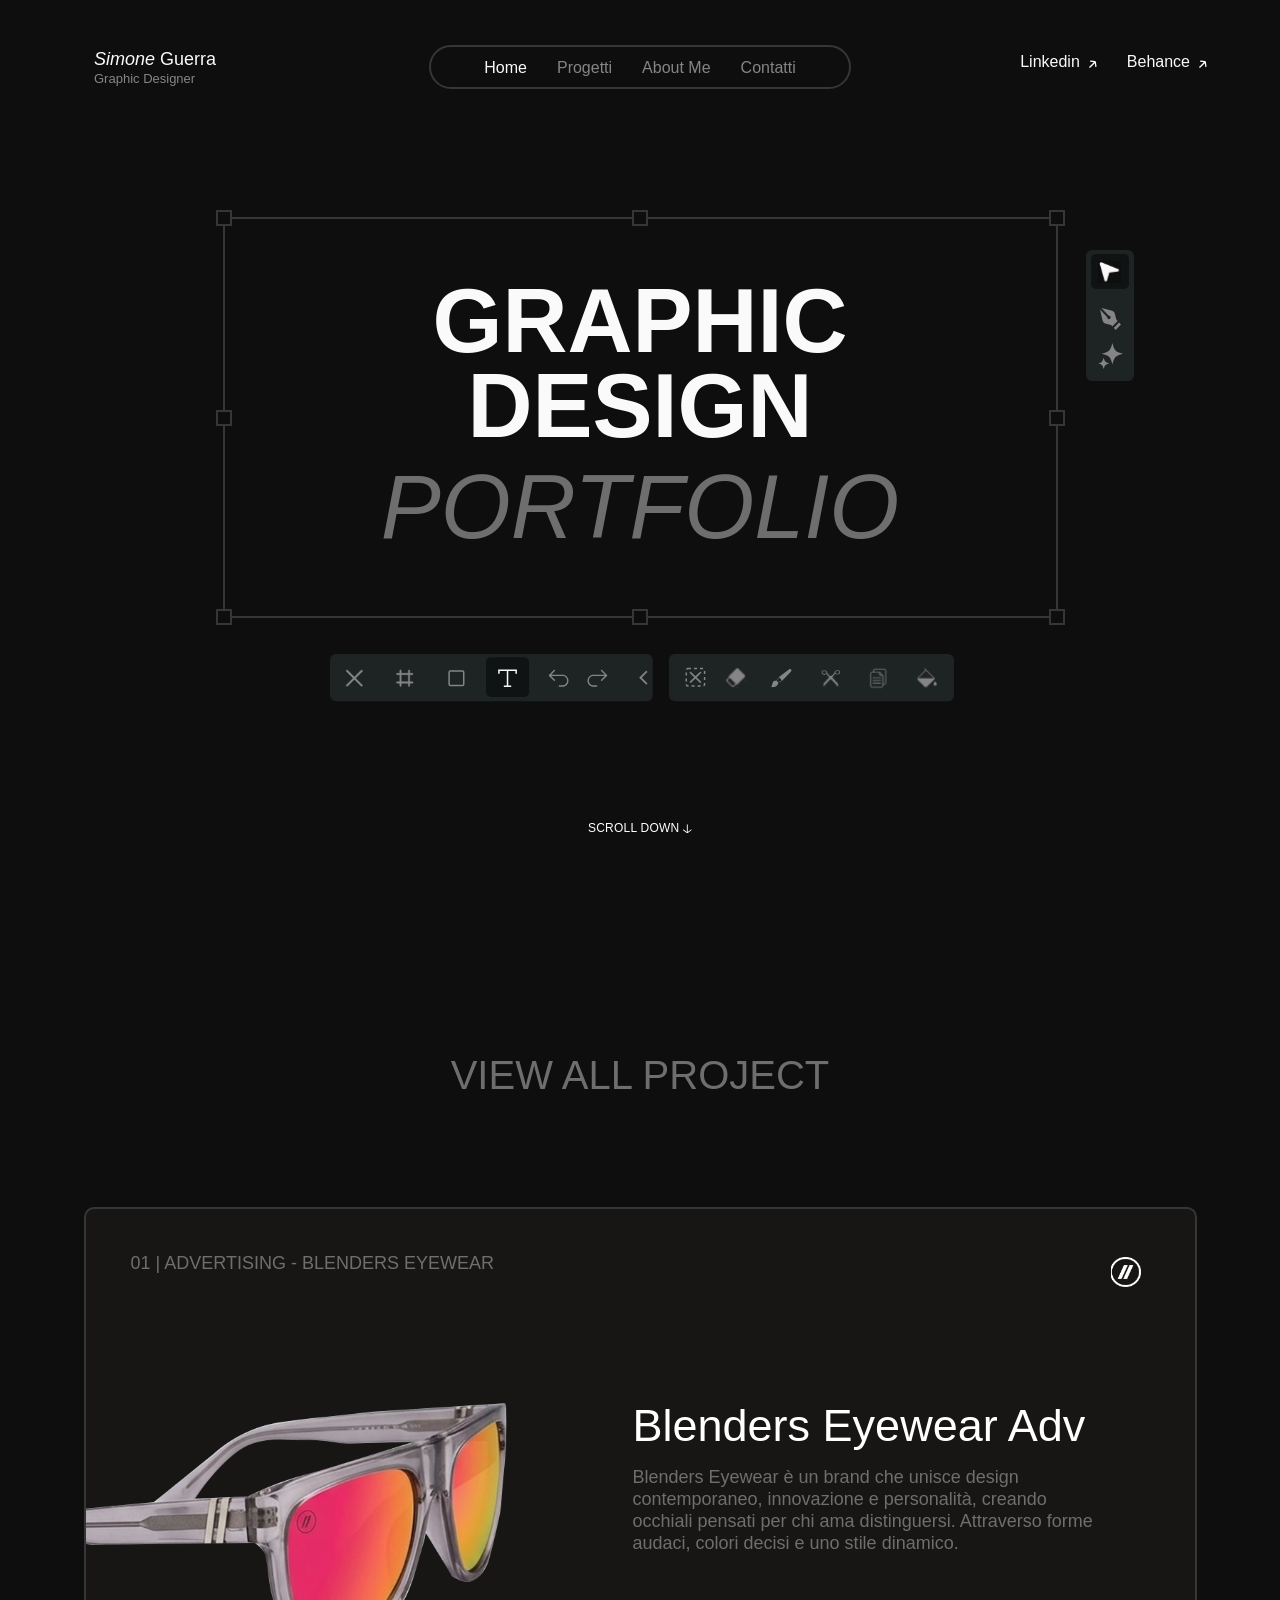
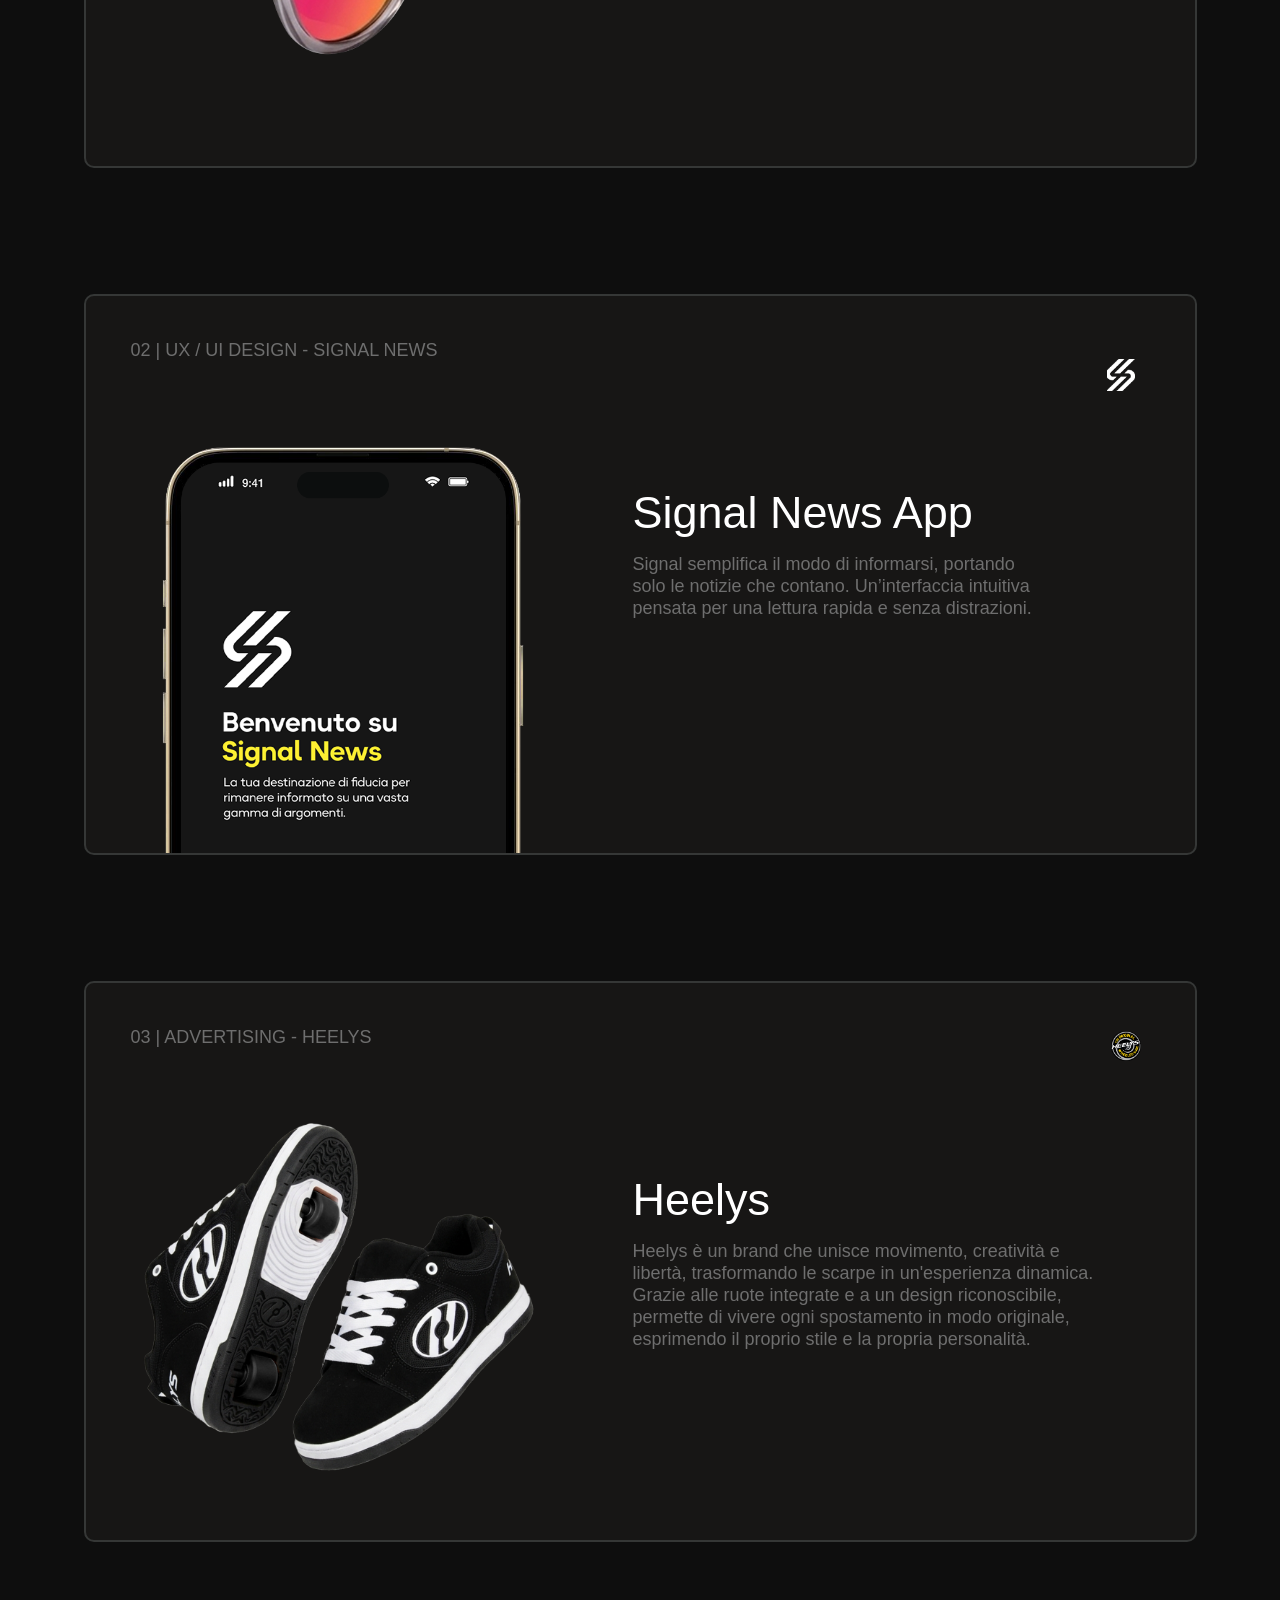
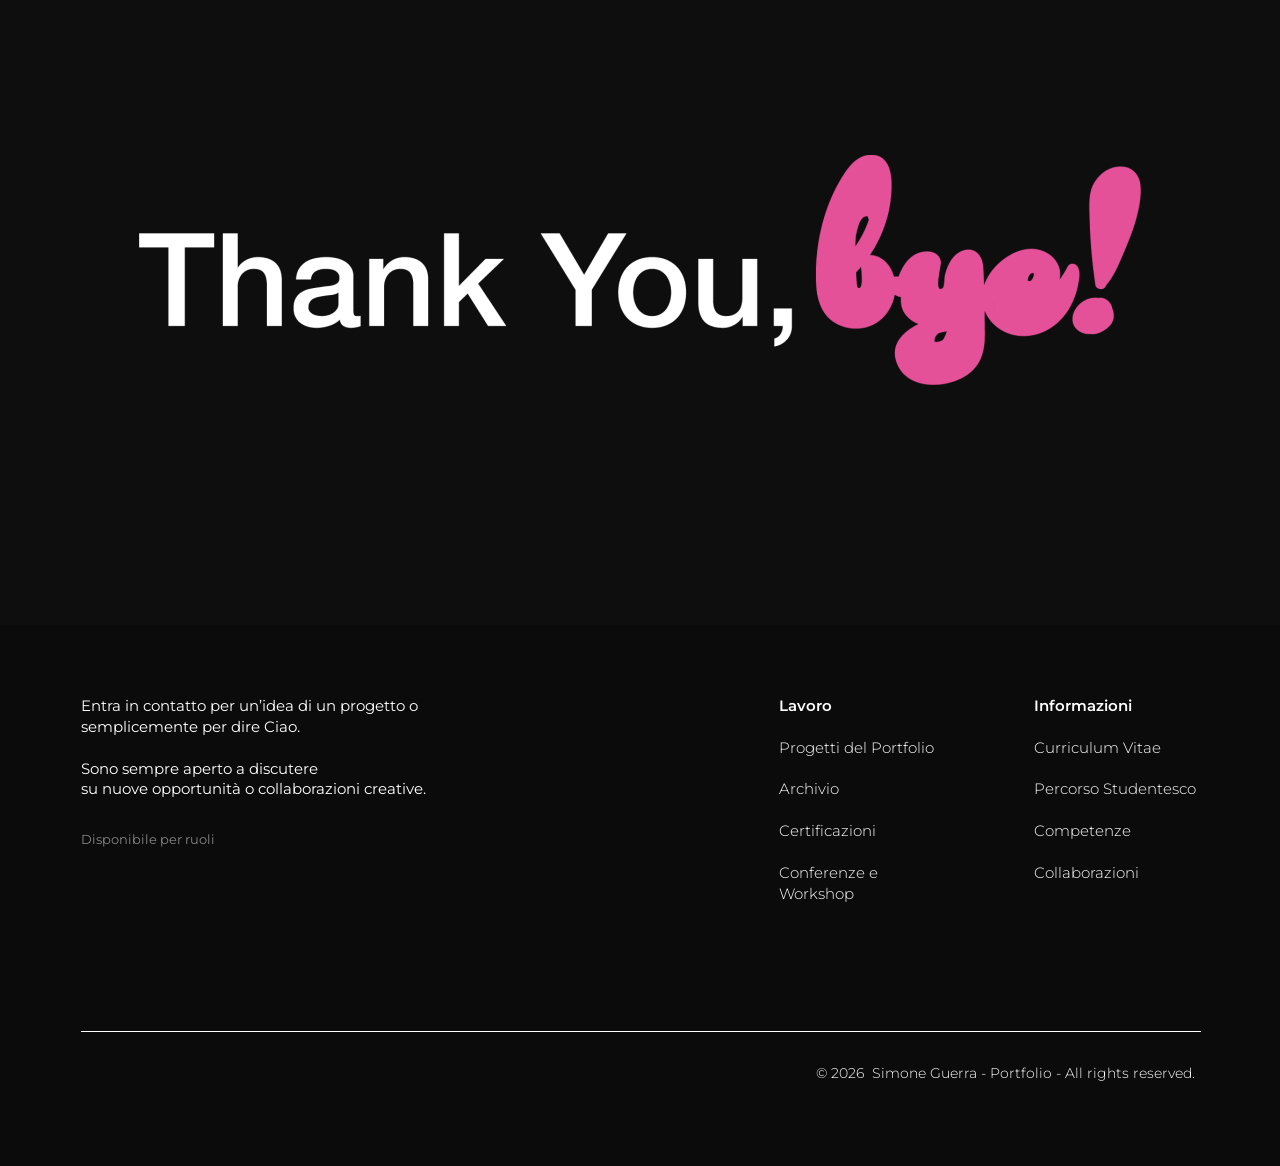
<file: index.html>
<!doctype html>
<html lang="it">
<head>
  <meta charset="utf-8">
  <meta name="viewport" content="width=device-width, initial-scale=1">
  <title>Simone Guerra — Graphic Design Portfolio</title>
  <meta name="description" content="Portfolio di Simone Guerra, Graphic Designer: branding, UX/UI design e visual design.">
  <link rel="preconnect" href="https://fonts.googleapis.com">
  <link rel="preconnect" href="https://fonts.gstatic.com" crossorigin>
  <link href="https://fonts.googleapis.com/css2?family=Montserrat:wght@300;400;600&display=swap" rel="stylesheet">
  <link rel="stylesheet" href="assets/css/style.css">
</head>
<body class="page-home">

  <header class="site-header">
    <a class="brand" href="index.html">
      <em>Simone</em> <strong>Guerra</strong>
      <small>Graphic Designer</small>
    </a>
    <nav class="main-nav" aria-label="Principale">
      <a href="index.html" aria-current="page">Home</a>
      <a href="index.html#progetti">Progetti</a>
      <a href="about.html">About Me</a>
      <a href="contatti.html">Contatti</a>
    </nav>
    <nav class="social-nav" aria-label="Social">
      <a href="#" target="_blank" rel="noopener">Linkedin <img src="assets/img/common/arrow-ne-1.svg" alt=""></a>
      <a href="https://www.behance.net/simoneguerra3" target="_blank" rel="noopener">Behance <img src="assets/img/common/arrow-ne-2.svg" alt=""></a>
    </nav>
  </header>

  <main>
    <section class="hero-home">
      <div class="stage">
        <span class="stage__handle stage__handle--tl"></span>
        <span class="stage__handle stage__handle--tc"></span>
        <span class="stage__handle stage__handle--tr"></span>
        <span class="stage__handle stage__handle--ml"></span>
        <span class="stage__handle stage__handle--mr"></span>
        <span class="stage__handle stage__handle--bl"></span>
        <span class="stage__handle stage__handle--bc"></span>
        <span class="stage__handle stage__handle--br"></span>

        <h1>
          <span class="stage__title">GRAPHIC<br>DESIGN</span>
          <span class="stage__subtitle">PORTFOLIO</span>
        </h1>

        <div class="tool-palette" aria-hidden="true">
          <span class="tool-palette__active"></span>
          <img class="tool-cursor" src="assets/img/home/tool-cursor.svg" alt="">
          <img class="tool-pen" src="assets/img/home/tool-pen.svg" alt="">
          <img class="tool-sparkle" src="assets/img/home/tool-sparkle.svg" alt="">
        </div>
      </div>

      <img class="toolbar" src="assets/img/home/toolbar.svg" alt="" aria-hidden="true">

      <a class="scroll-down" href="#progetti">
        SCROLL DOWN <img src="assets/img/home/arrow-down.svg" alt="">
      </a>
    </section>

    <section id="progetti" class="container">
      <h2 class="projects-title">VIEW ALL PROJECT</h2>

      <div class="projects">
        <a class="project-card project-card--blenders" href="progetto-blenders.html">
          <div class="project-card__media">
            <img src="assets/img/home/glasses-intro.png" alt="Occhiali Blenders Eyewear con lenti specchiate rosa">
          </div>
          <p class="project-card__label">01 | ADVERTISING - BLENDERS EYEWEAR</p>
          <img class="project-card__logo" src="assets/img/common/logo-blenders.png" alt="">
          <div class="project-card__body">
            <h3 class="project-card__title">Blenders Eyewear Adv</h3>
            <p class="project-card__text">Blenders Eyewear è un brand che unisce design contemporaneo, innovazione e personalità, creando occhiali pensati per chi ama distinguersi. Attraverso forme audaci, colori decisi e uno stile dinamico.</p>
          </div>
        </a>

        <a class="project-card project-card--signal" href="progetto-signal.html">
          <p class="project-card__label">02 | UX / UI DESIGN - SIGNAL NEWS</p>
          <img class="project-card__logo project-card__logo--signal" src="assets/img/common/logo-signal-white.png" alt="">
          <div class="project-card__body">
            <h3 class="project-card__title">Signal News App</h3>
            <p class="project-card__text">Signal semplifica il modo di informarsi, portando solo le notizie che contano. Un’interfaccia intuitiva pensata per una lettura rapida e senza distrazioni.</p>
          </div>
          <div class="project-card__media">
            <img src="assets/img/home/mockup-iphone.png" alt="Mockup iPhone con la schermata di benvenuto di Signal News">
          </div>
        </a>

        <a class="project-card project-card--heelys" href="progetto-heelys.html">
          <div class="project-card__media">
            <img src="assets/img/home/heelys-project.png" alt="Due scarpe Heelys nere con ruote">
          </div>
          <p class="project-card__label">03 | ADVERTISING - HEELYS</p>
          <img class="project-card__logo" src="assets/img/common/logo-heelys.png" alt="">
          <div class="project-card__body">
            <h3 class="project-card__title">Heelys</h3>
            <p class="project-card__text">Heelys è un brand che unisce movimento, creatività e libertà, trasformando le scarpe in un'esperienza dinamica. Grazie alle ruote integrate e a un design riconoscibile, permette di vivere ogni spostamento in modo originale, esprimendo il proprio stile e la propria personalità.</p>
          </div>
        </a>
      </div>
    </section>

    <img class="thank-you" src="assets/img/home/thank-you-bye.png" alt="Thank You, bye!">
  </main>

  <footer class="site-footer">
    <div class="footer-top">
      <div class="footer-intro">
        <p>Entra in contatto per un’idea di un progetto o<br>semplicemente per dire Ciao.</p>
        <p>Sono sempre aperto a discutere<br>su nuove opportunità o collaborazioni creative.</p>
        <p class="footer-status">Disponibile per ruoli</p>
      </div>
      <div class="footer-col">
        <h2>Lavoro</h2>
        <ul>
          <li><a href="index.html#progetti">Progetti del Portfolio</a></li>
          <li><a href="#">Archivio</a></li>
          <li><a href="#">Certificazioni</a></li>
          <li><a href="#">Conferenze e<br>Workshop</a></li>
        </ul>
      </div>
      <div class="footer-col">
        <h2>Informazioni</h2>
        <ul>
          <li><a href="#">Curriculum Vitae</a></li>
          <li><a href="#">Percorso Studentesco</a></li>
          <li><a href="about.html">Competenze</a></li>
          <li><a href="contatti.html">Collaborazioni</a></li>
        </ul>
      </div>
    </div>
    <p class="footer-bottom">© 2026&nbsp; Simone Guerra - Portfolio - All rights reserved.</p>
  </footer>

</body>
</html>
</file>
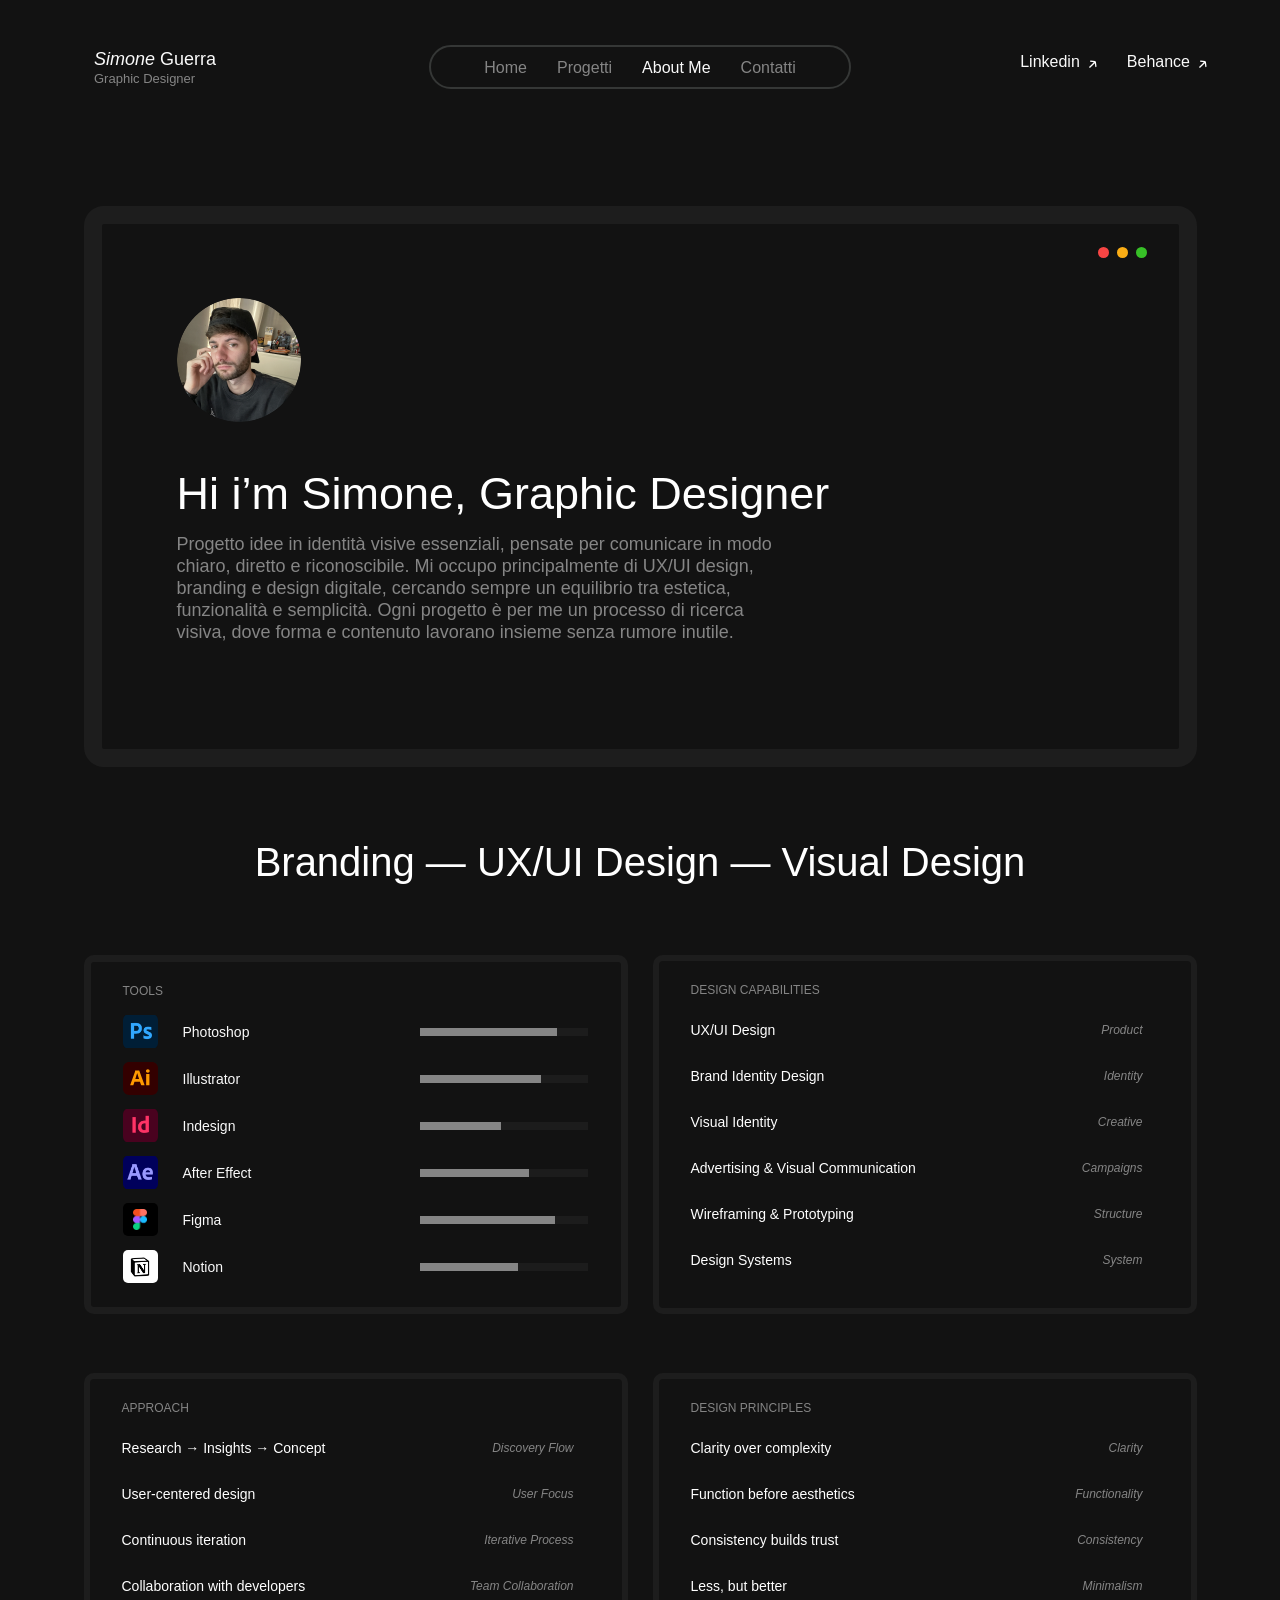
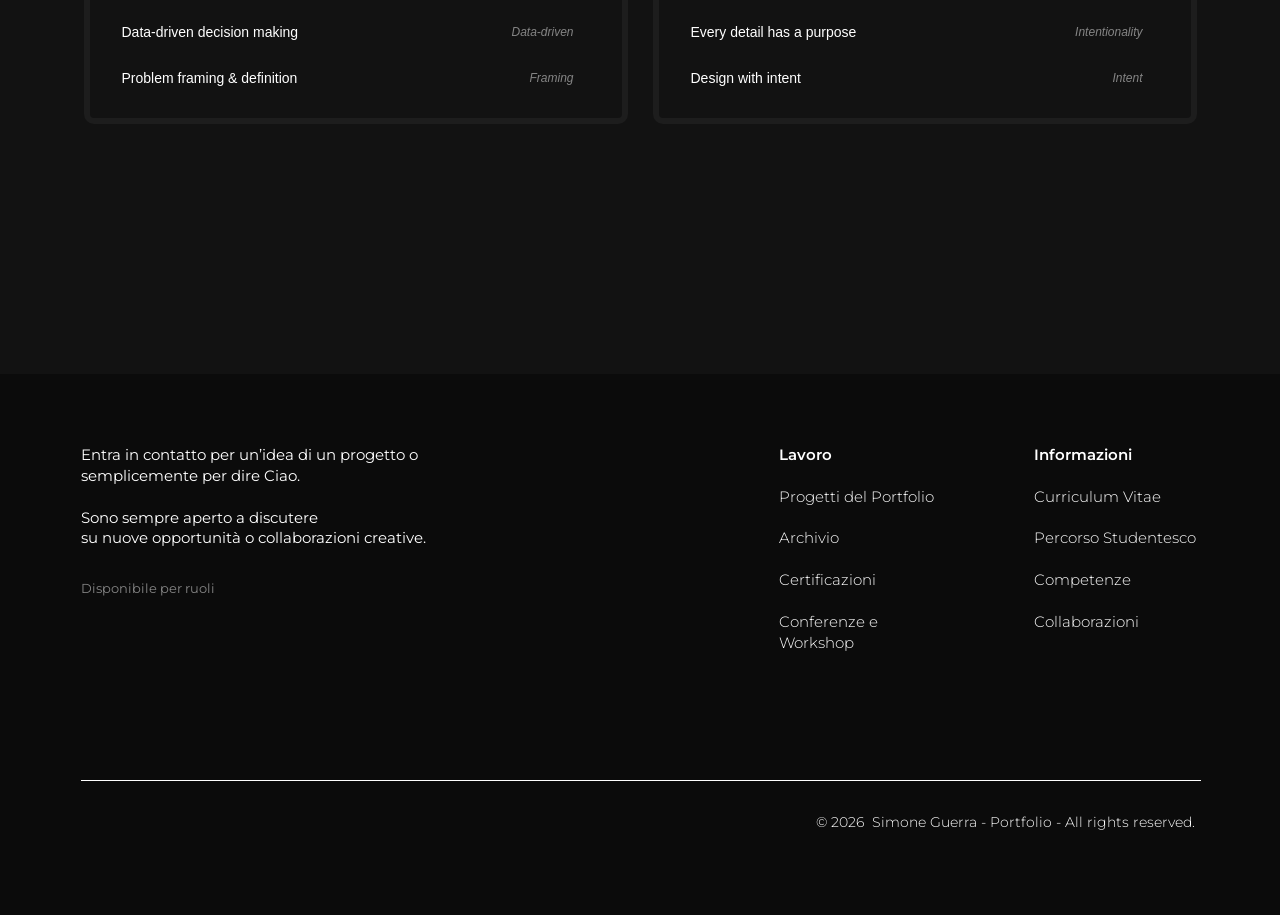
<file: about.html>
<!doctype html>
<html lang="it">
<head>
  <meta charset="utf-8">
  <meta name="viewport" content="width=device-width, initial-scale=1">
  <title>About Me — Simone Guerra</title>
  <meta name="description" content="Simone Guerra, Graphic Designer: strumenti, competenze, approccio e principi di design.">
  <link rel="preconnect" href="https://fonts.googleapis.com">
  <link rel="preconnect" href="https://fonts.gstatic.com" crossorigin>
  <link href="https://fonts.googleapis.com/css2?family=Montserrat:wght@300;400;600&display=swap" rel="stylesheet">
  <link rel="stylesheet" href="assets/css/style.css">
</head>
<body class="page-about">

  <header class="site-header">
    <a class="brand" href="index.html">
      <em>Simone</em> <strong>Guerra</strong>
      <small>Graphic Designer</small>
    </a>
    <nav class="main-nav" aria-label="Principale">
      <a href="index.html">Home</a>
      <a href="index.html#progetti">Progetti</a>
      <a href="about.html" aria-current="page">About Me</a>
      <a href="contatti.html">Contatti</a>
    </nav>
    <nav class="social-nav" aria-label="Social">
      <a href="#" target="_blank" rel="noopener">Linkedin <img src="assets/img/common/arrow-ne-1.svg" alt=""></a>
      <a href="https://www.behance.net/simoneguerra3" target="_blank" rel="noopener">Behance <img src="assets/img/common/arrow-ne-2.svg" alt=""></a>
    </nav>
  </header>

  <main class="container">
    <section class="panel">
      <div class="panel__dots" aria-hidden="true">
        <img src="assets/img/common/dot-red.svg" alt="">
        <img src="assets/img/common/dot-yellow.svg" alt="">
        <img src="assets/img/common/dot-green.svg" alt="">
      </div>
      <img class="panel__avatar" src="assets/img/about/avatar.png" alt="Ritratto di Simone Guerra">
      <h1 class="panel__title">Hi i’m Simone, Graphic Designer</h1>
      <p class="panel__text">Progetto idee in identità visive essenziali, pensate per comunicare in modo chiaro, diretto e riconoscibile. Mi occupo principalmente di UX/UI design, branding e design digitale, cercando sempre un equilibrio tra estetica, funzionalità e semplicità. Ogni progetto è per me un processo di ricerca visiva, dove forma e contenuto lavorano insieme senza rumore inutile.</p>
    </section>

    <p class="tagline">Branding — UX/UI Design — Visual Design</p>

    <div class="tables">
      <section class="table-card table-card--thick table-card--tools">
        <h2 class="table-card__title">Tools</h2>
        <div class="table-card__rows">
          <div class="tool-row">
            <span class="tool-row__icon"><img src="assets/img/about/icon-ps.png" alt=""></span>
            <span>Photoshop</span>
            <span class="tool-row__bar"><span style="width: 137px"></span></span>
          </div>
          <div class="tool-row">
            <span class="tool-row__icon"><img src="assets/img/about/icon-ai.svg" alt=""></span>
            <span>Illustrator</span>
            <span class="tool-row__bar"><span style="width: 121px"></span></span>
          </div>
          <div class="tool-row">
            <span class="tool-row__icon"><img src="assets/img/about/icon-id.png" alt=""></span>
            <span>Indesign</span>
            <span class="tool-row__bar"><span style="width: 81px"></span></span>
          </div>
          <div class="tool-row">
            <span class="tool-row__icon"><img src="assets/img/about/icon-ae.png" alt=""></span>
            <span>After Effect</span>
            <span class="tool-row__bar"><span style="width: 109px"></span></span>
          </div>
          <div class="tool-row">
            <span class="tool-row__icon tool-row__icon--figma"><img src="assets/img/about/icon-figma.png" alt=""></span>
            <span>Figma</span>
            <span class="tool-row__bar"><span style="width: 135px"></span></span>
          </div>
          <div class="tool-row">
            <span class="tool-row__icon tool-row__icon--notion"><img src="assets/img/about/icon-notion.png" alt=""></span>
            <span>Notion</span>
            <span class="tool-row__bar"><span style="width: 98px"></span></span>
          </div>
        </div>
      </section>

      <section class="table-card">
        <h2 class="table-card__title">Design Capabilities</h2>
        <div class="table-card__rows">
          <p class="table-row"><span>UX/UI Design</span><em>Product</em></p>
          <p class="table-row"><span>Brand Identity Design</span><em>Identity</em></p>
          <p class="table-row"><span>Visual Identity</span><em>Creative</em></p>
          <p class="table-row"><span>Advertising &amp; Visual Communication</span><em>Campaigns</em></p>
          <p class="table-row"><span>Wireframing &amp; Prototyping</span><em>Structure</em></p>
          <p class="table-row"><span>Design Systems</span><em>System</em></p>
        </div>
      </section>

      <section class="table-card">
        <h2 class="table-card__title">Approach</h2>
        <div class="table-card__rows">
          <p class="table-row"><span>Research → Insights → Concept</span><em>Discovery Flow</em></p>
          <p class="table-row"><span>User-centered design</span><em>User Focus</em></p>
          <p class="table-row"><span>Continuous iteration</span><em>Iterative Process</em></p>
          <p class="table-row"><span>Collaboration with developers</span><em>Team Collaboration</em></p>
          <p class="table-row"><span>Data-driven decision making</span><em>Data-driven</em></p>
          <p class="table-row"><span>Problem framing &amp; definition</span><em>Framing</em></p>
        </div>
      </section>

      <section class="table-card">
        <h2 class="table-card__title">Design Principles</h2>
        <div class="table-card__rows">
          <p class="table-row"><span>Clarity over complexity</span><em>Clarity</em></p>
          <p class="table-row"><span>Function before aesthetics</span><em>Functionality</em></p>
          <p class="table-row"><span>Consistency builds trust</span><em>Consistency</em></p>
          <p class="table-row"><span>Less, but better</span><em>Minimalism</em></p>
          <p class="table-row"><span>Every detail has a purpose</span><em>Intentionality</em></p>
          <p class="table-row"><span>Design with intent</span><em>Intent</em></p>
        </div>
      </section>
    </div>
  </main>

  <footer class="site-footer">
    <div class="footer-top">
      <div class="footer-intro">
        <p>Entra in contatto per un’idea di un progetto o<br>semplicemente per dire Ciao.</p>
        <p>Sono sempre aperto a discutere<br>su nuove opportunità o collaborazioni creative.</p>
        <p class="footer-status">Disponibile per ruoli</p>
      </div>
      <div class="footer-col">
        <h2>Lavoro</h2>
        <ul>
          <li><a href="index.html#progetti">Progetti del Portfolio</a></li>
          <li><a href="#">Archivio</a></li>
          <li><a href="#">Certificazioni</a></li>
          <li><a href="#">Conferenze e<br>Workshop</a></li>
        </ul>
      </div>
      <div class="footer-col">
        <h2>Informazioni</h2>
        <ul>
          <li><a href="#">Curriculum Vitae</a></li>
          <li><a href="#">Percorso Studentesco</a></li>
          <li><a href="about.html">Competenze</a></li>
          <li><a href="contatti.html">Collaborazioni</a></li>
        </ul>
      </div>
    </div>
    <p class="footer-bottom">© 2026&nbsp; Simone Guerra - Portfolio - All rights reserved.</p>
  </footer>

</body>
</html>
</file>
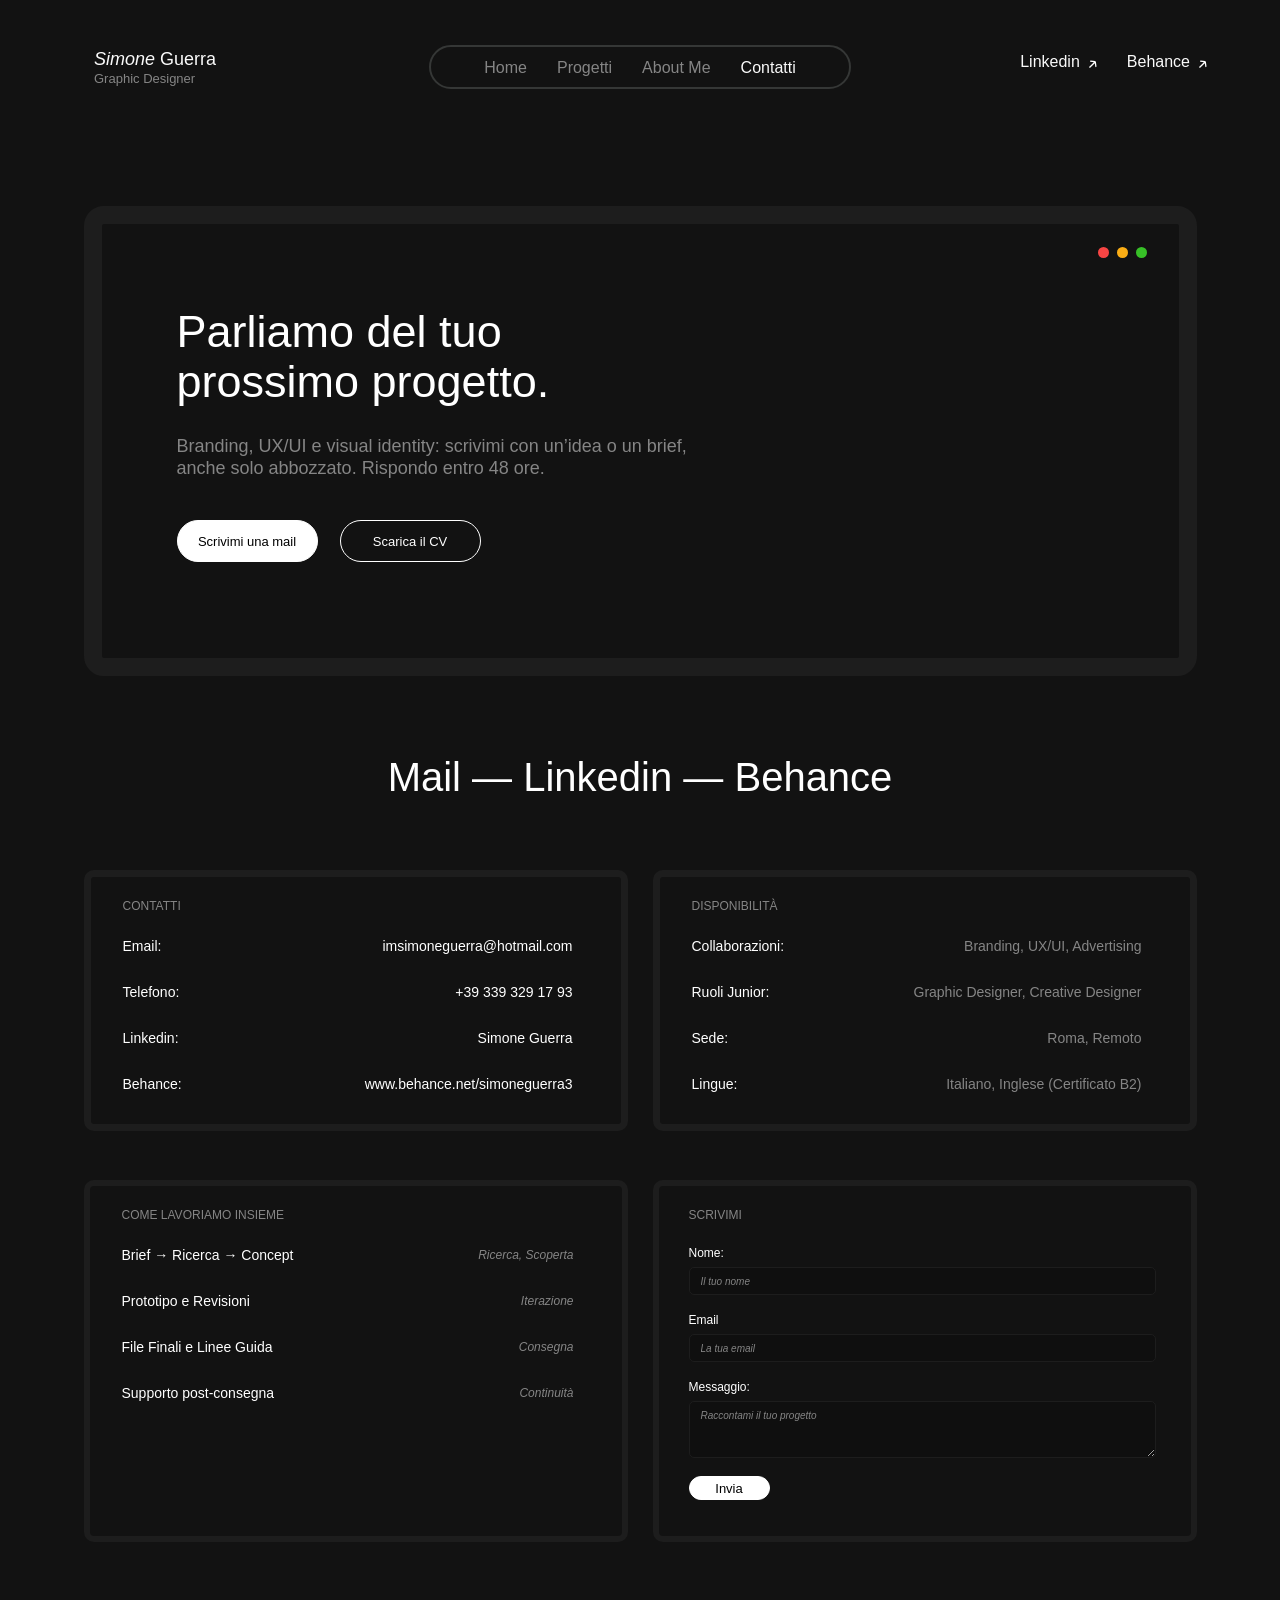
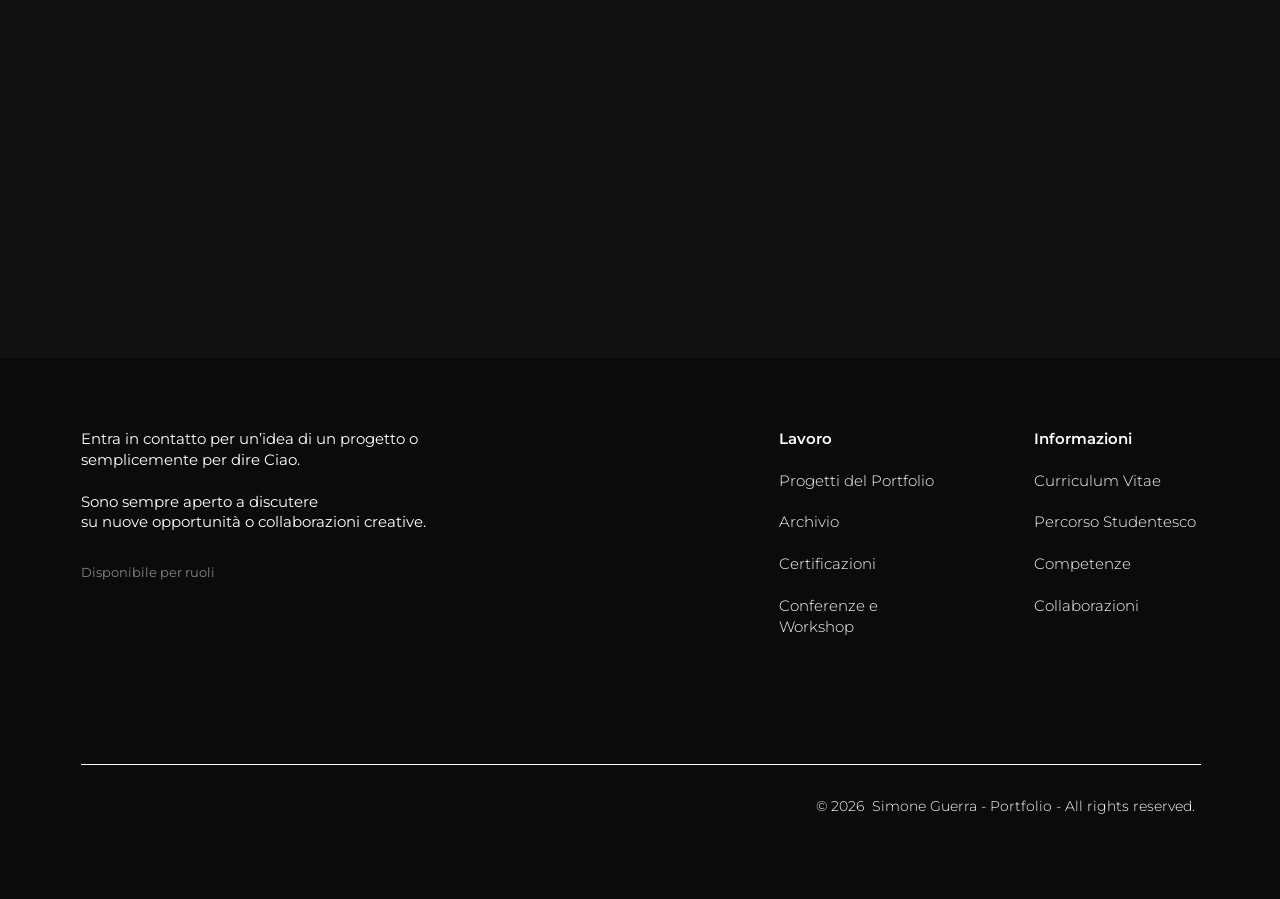
<file: contatti.html>
<!doctype html>
<html lang="it">
<head>
  <meta charset="utf-8">
  <meta name="viewport" content="width=device-width, initial-scale=1">
  <title>Contatti — Simone Guerra</title>
  <meta name="description" content="Contatta Simone Guerra per progetti di branding, UX/UI e visual identity.">
  <link rel="preconnect" href="https://fonts.googleapis.com">
  <link rel="preconnect" href="https://fonts.gstatic.com" crossorigin>
  <link href="https://fonts.googleapis.com/css2?family=Montserrat:wght@300;400;600&display=swap" rel="stylesheet">
  <link rel="stylesheet" href="assets/css/style.css">
</head>
<body class="page-contact">

  <header class="site-header">
    <a class="brand" href="index.html">
      <em>Simone</em> <strong>Guerra</strong>
      <small>Graphic Designer</small>
    </a>
    <nav class="main-nav" aria-label="Principale">
      <a href="index.html">Home</a>
      <a href="index.html#progetti">Progetti</a>
      <a href="about.html">About Me</a>
      <a href="contatti.html" aria-current="page">Contatti</a>
    </nav>
    <nav class="social-nav" aria-label="Social">
      <a href="#" target="_blank" rel="noopener">Linkedin <img src="assets/img/common/arrow-ne-1.svg" alt=""></a>
      <a href="https://www.behance.net/simoneguerra3" target="_blank" rel="noopener">Behance <img src="assets/img/common/arrow-ne-2.svg" alt=""></a>
    </nav>
  </header>

  <main class="container">
    <section class="panel panel--contact">
      <div class="panel__dots" aria-hidden="true">
        <img src="assets/img/common/dot-red.svg" alt="">
        <img src="assets/img/common/dot-yellow.svg" alt="">
        <img src="assets/img/common/dot-green.svg" alt="">
      </div>
      <h1 class="panel__title">Parliamo del tuo<br>prossimo progetto.</h1>
      <p class="panel__text">Branding, UX/UI e visual identity: scrivimi con un’idea o un brief,<br>anche solo abbozzato. Rispondo entro 48 ore.</p>
      <div class="panel__actions">
        <a class="btn btn--solid" href="mailto:imsimoneguerra@hotmail.com">Scrivimi una mail</a>
        <a class="btn btn--ghost" href="#">Scarica il CV</a>
      </div>
    </section>

    <p class="tagline tagline--contact">
      <a href="mailto:imsimoneguerra@hotmail.com">Mail</a> — <a href="#" target="_blank" rel="noopener">Linkedin</a> — <a href="https://www.behance.net/simoneguerra3" target="_blank" rel="noopener">Behance</a>
    </p>

    <div class="tables tables--contact">
      <section class="table-card table-card--thick table-card--short">
        <h2 class="table-card__title">Contatti</h2>
        <div class="table-card__rows">
          <p class="table-row table-row--kv"><span>Email:</span><span><a href="mailto:imsimoneguerra@hotmail.com">imsimoneguerra@hotmail.com</a></span></p>
          <p class="table-row table-row--kv"><span>Telefono:</span><span><a href="tel:+393393291793">+39 339 329 17 93</a></span></p>
          <p class="table-row table-row--kv"><span>Linkedin:</span><span><a href="#" target="_blank" rel="noopener">Simone Guerra</a></span></p>
          <p class="table-row table-row--kv"><span>Behance:</span><span><a href="https://www.behance.net/simoneguerra3" target="_blank" rel="noopener">www.behance.net/simoneguerra3</a></span></p>
        </div>
      </section>

      <section class="table-card table-card--thick table-card--short">
        <h2 class="table-card__title">Disponibilità</h2>
        <div class="table-card__rows">
          <p class="table-row table-row--kv is-muted"><span>Collaborazioni:</span><span>Branding, UX/UI, Advertising</span></p>
          <p class="table-row table-row--kv is-muted"><span>Ruoli Junior:</span><span>Graphic Designer, Creative Designer</span></p>
          <p class="table-row table-row--kv is-muted"><span>Sede:</span><span>Roma, Remoto</span></p>
          <p class="table-row table-row--kv is-muted"><span>Lingue:</span><span>Italiano, Inglese (Certificato B2)</span></p>
        </div>
      </section>

      <section class="table-card table-card--tall">
        <h2 class="table-card__title">Come lavoriamo insieme</h2>
        <div class="table-card__rows">
          <p class="table-row"><span>Brief → Ricerca → Concept</span><em>Ricerca, Scoperta</em></p>
          <p class="table-row"><span>Prototipo e Revisioni</span><em>Iterazione</em></p>
          <p class="table-row"><span>File Finali e Linee Guida</span><em>Consegna</em></p>
          <p class="table-row"><span>Supporto post-consegna</span><em>Continuità</em></p>
        </div>
      </section>

      <section class="table-card table-card--tall form-card">
        <h2 class="table-card__title">Scrivimi</h2>
        <form class="contact-form" data-mailto-form="imsimoneguerra@hotmail.com">
          <label for="nome">Nome:</label>
          <input id="nome" name="nome" type="text" placeholder="Il tuo nome" required>
          <label for="email">Email</label>
          <input id="email" name="email" type="email" placeholder="La tua email" required>
          <label for="messaggio">Messaggio:</label>
          <textarea id="messaggio" name="messaggio" placeholder="Raccontami il tuo progetto" required></textarea>
          <button class="btn btn--solid" type="submit">Invia</button>
        </form>
      </section>
    </div>
  </main>

  <footer class="site-footer">
    <div class="footer-top">
      <div class="footer-intro">
        <p>Entra in contatto per un’idea di un progetto o<br>semplicemente per dire Ciao.</p>
        <p>Sono sempre aperto a discutere<br>su nuove opportunità o collaborazioni creative.</p>
        <p class="footer-status">Disponibile per ruoli</p>
      </div>
      <div class="footer-col">
        <h2>Lavoro</h2>
        <ul>
          <li><a href="index.html#progetti">Progetti del Portfolio</a></li>
          <li><a href="#">Archivio</a></li>
          <li><a href="#">Certificazioni</a></li>
          <li><a href="#">Conferenze e<br>Workshop</a></li>
        </ul>
      </div>
      <div class="footer-col">
        <h2>Informazioni</h2>
        <ul>
          <li><a href="#">Curriculum Vitae</a></li>
          <li><a href="#">Percorso Studentesco</a></li>
          <li><a href="about.html">Competenze</a></li>
          <li><a href="contatti.html">Collaborazioni</a></li>
        </ul>
      </div>
    </div>
    <p class="footer-bottom">© 2026&nbsp; Simone Guerra - Portfolio - All rights reserved.</p>
  </footer>

  <script src="assets/js/main.js"></script>
</body>
</html>
</file>
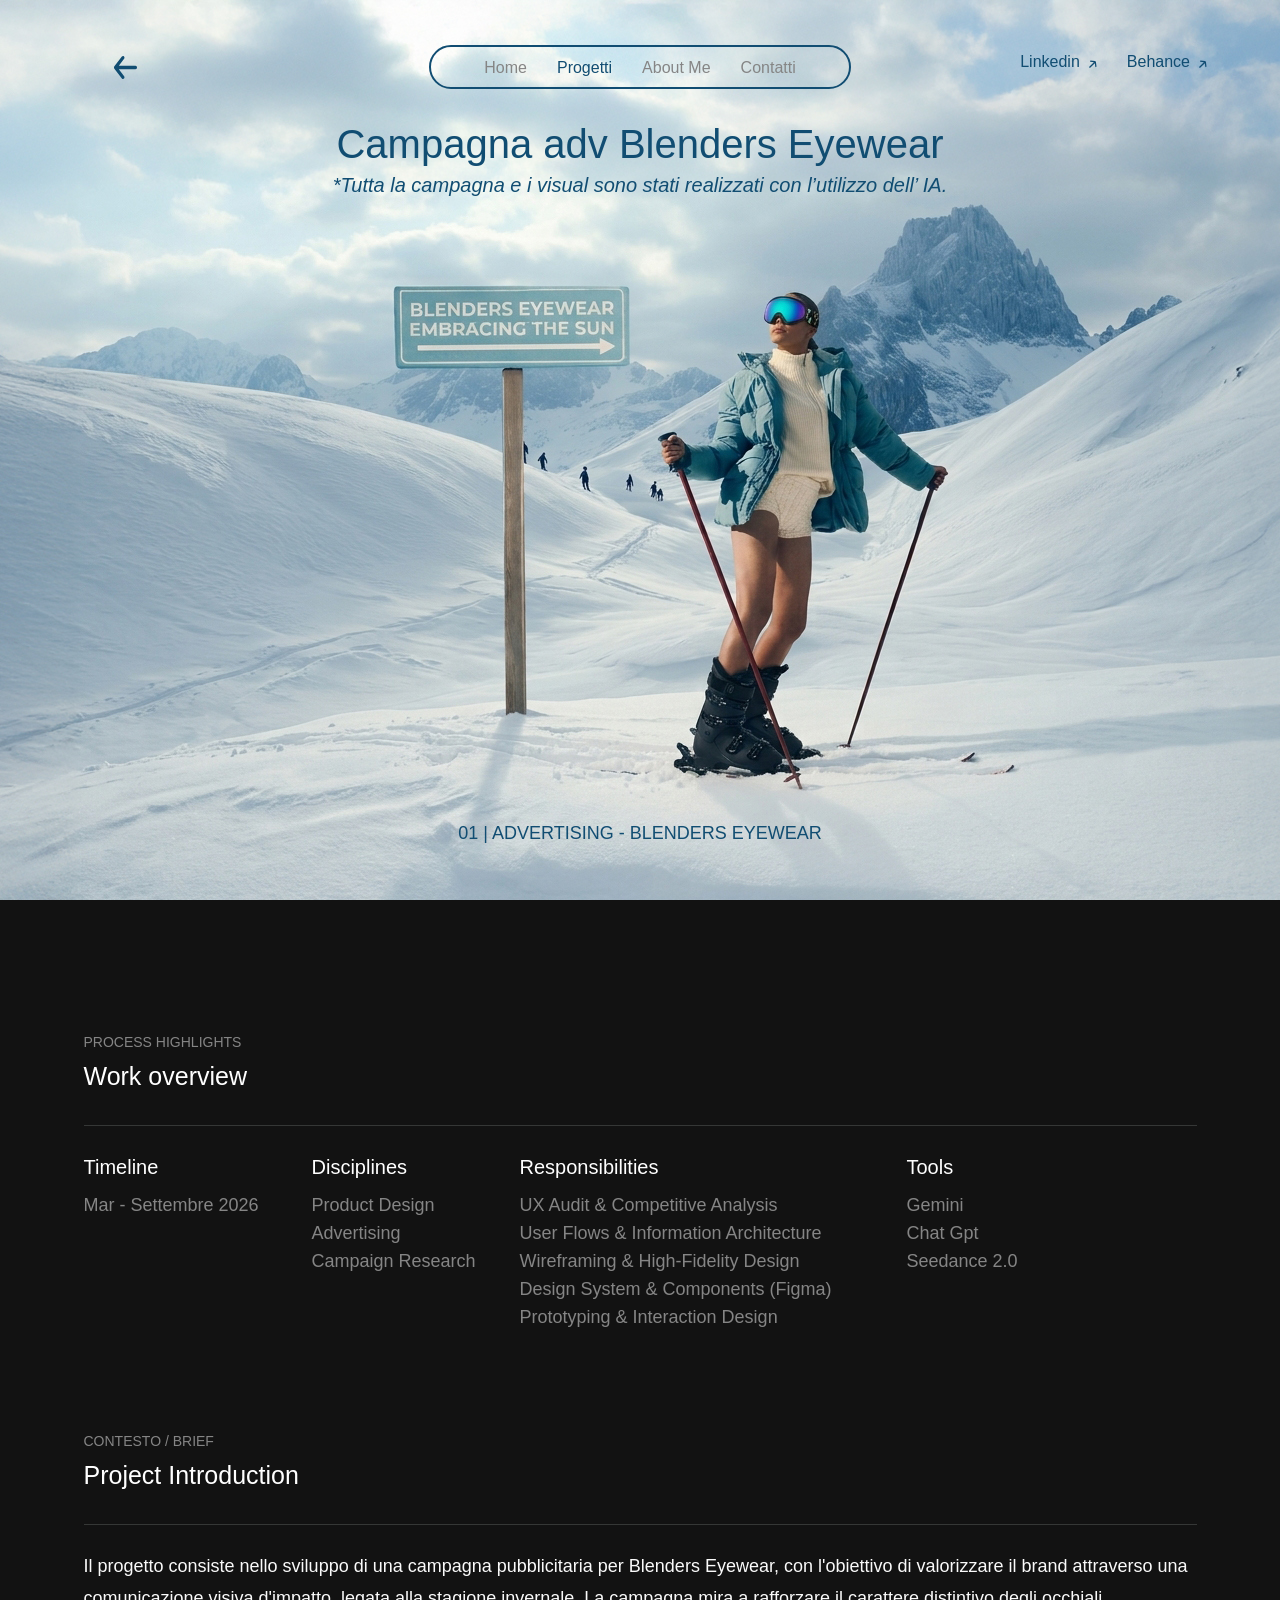
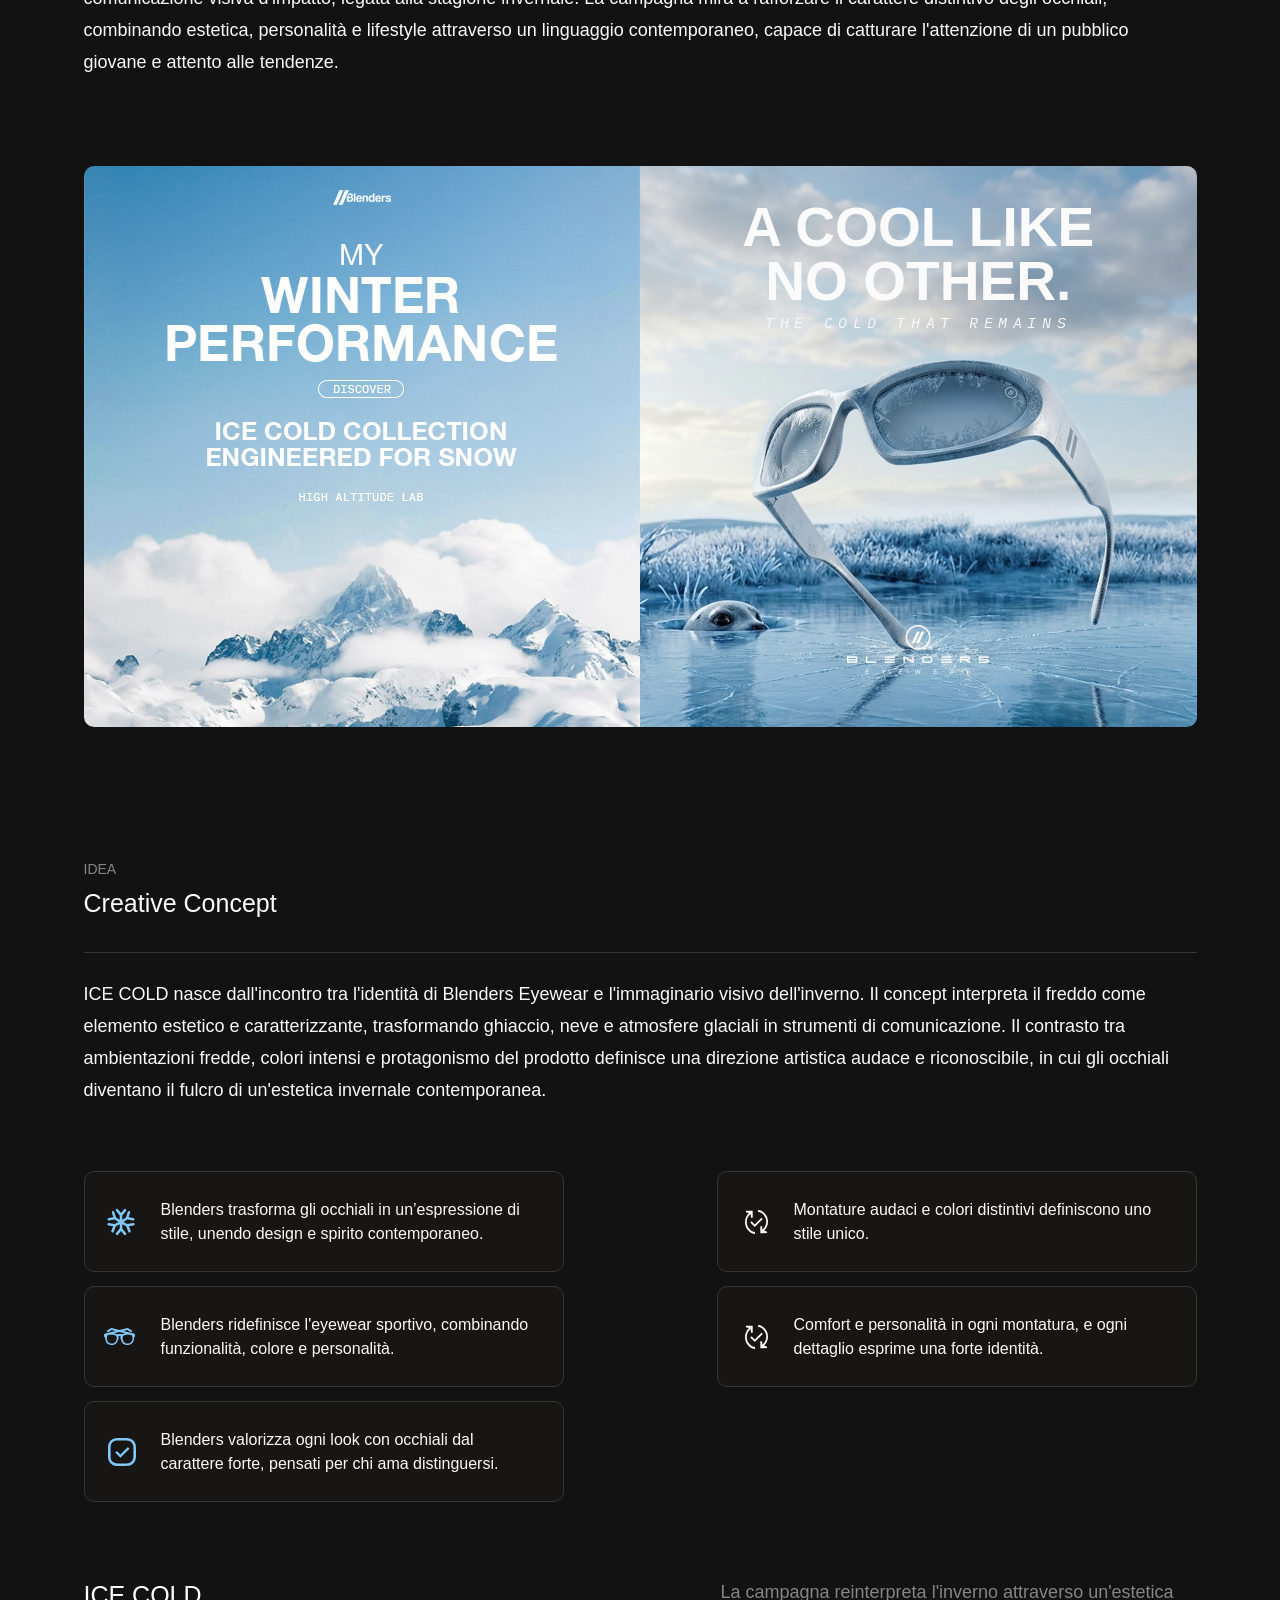
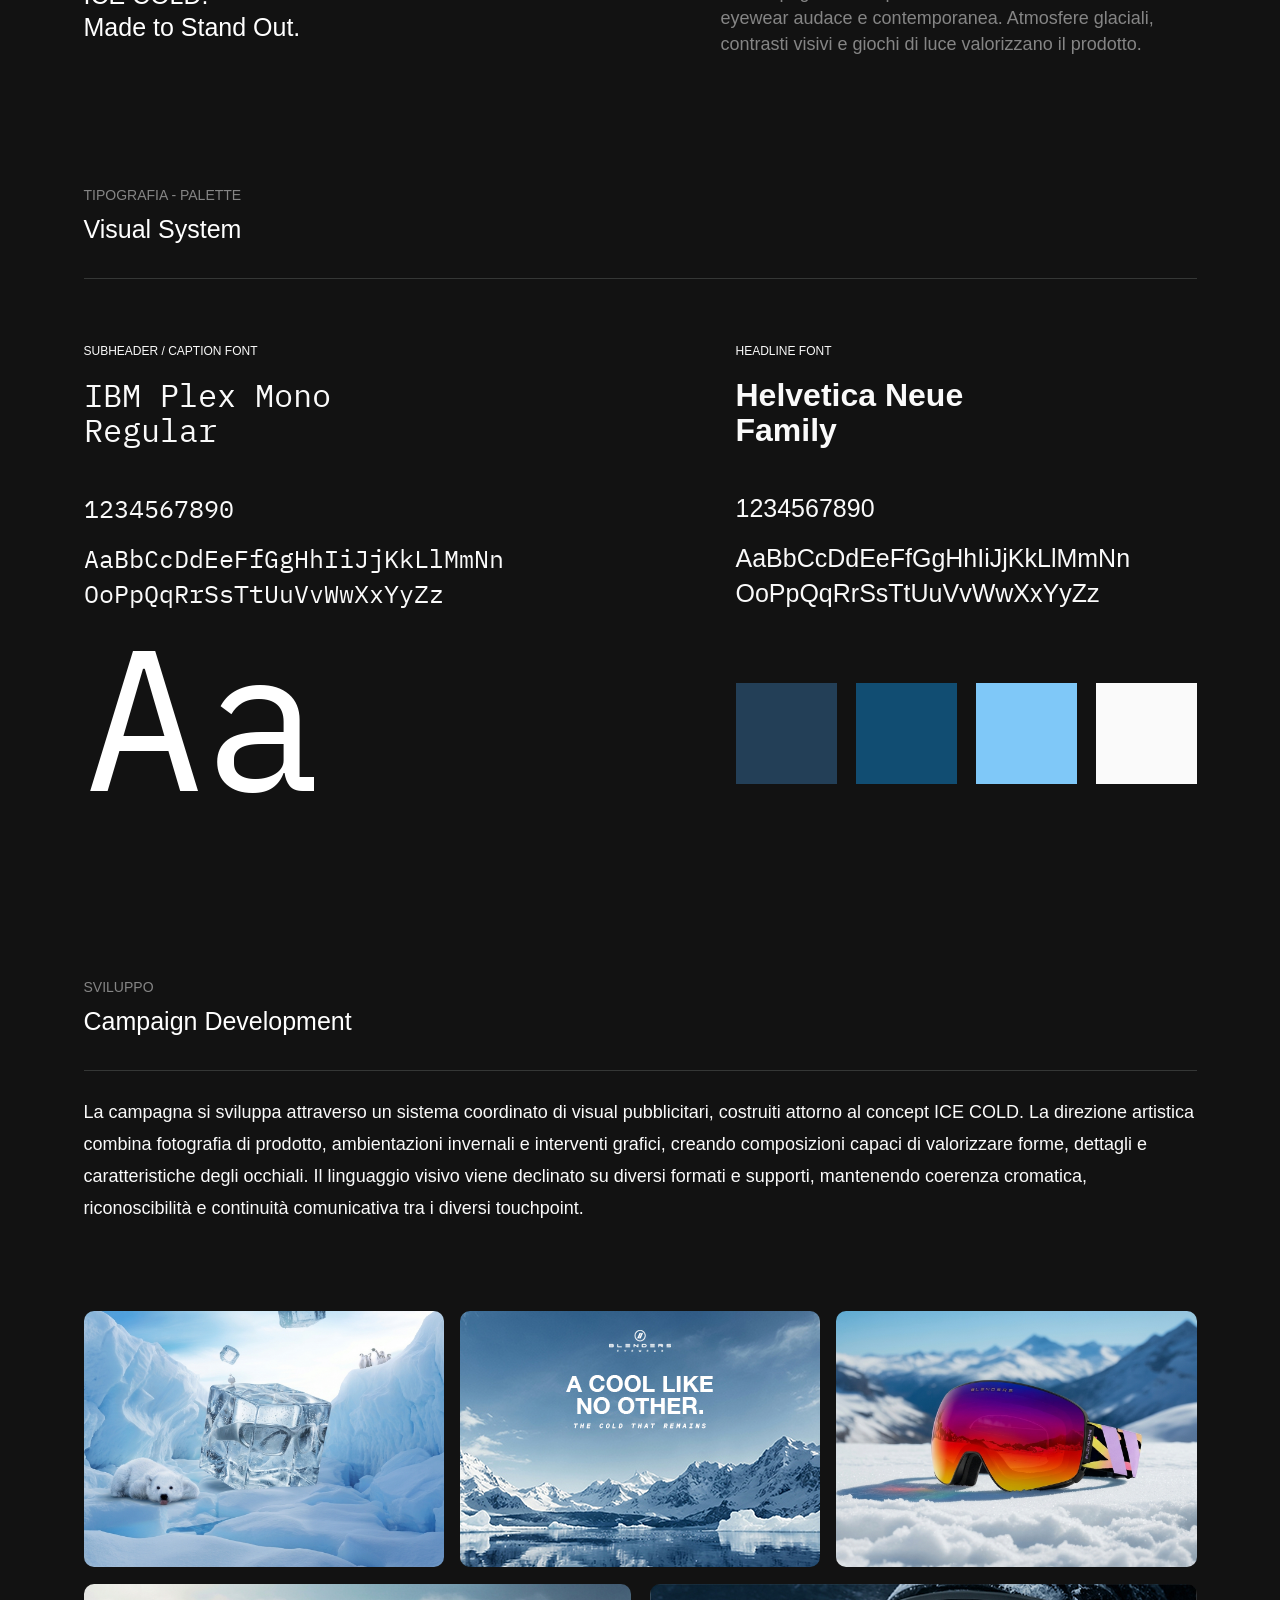
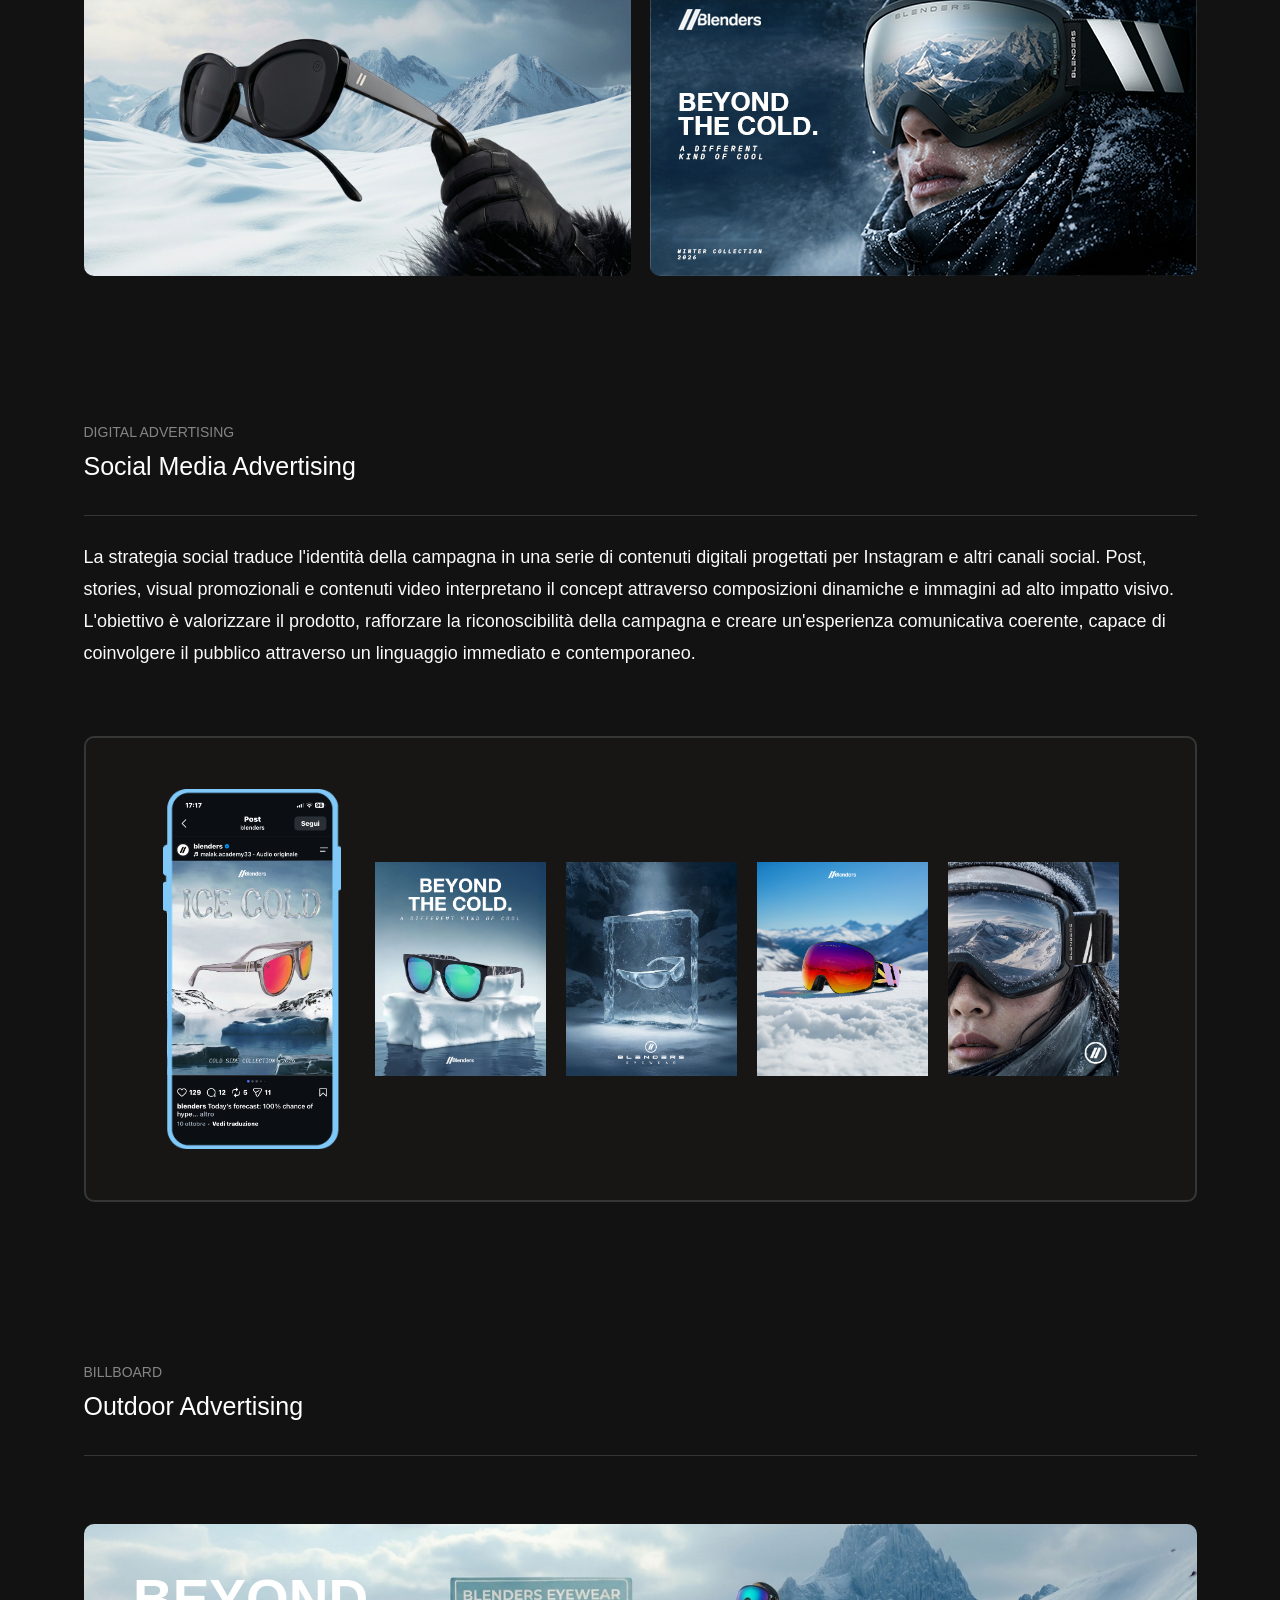
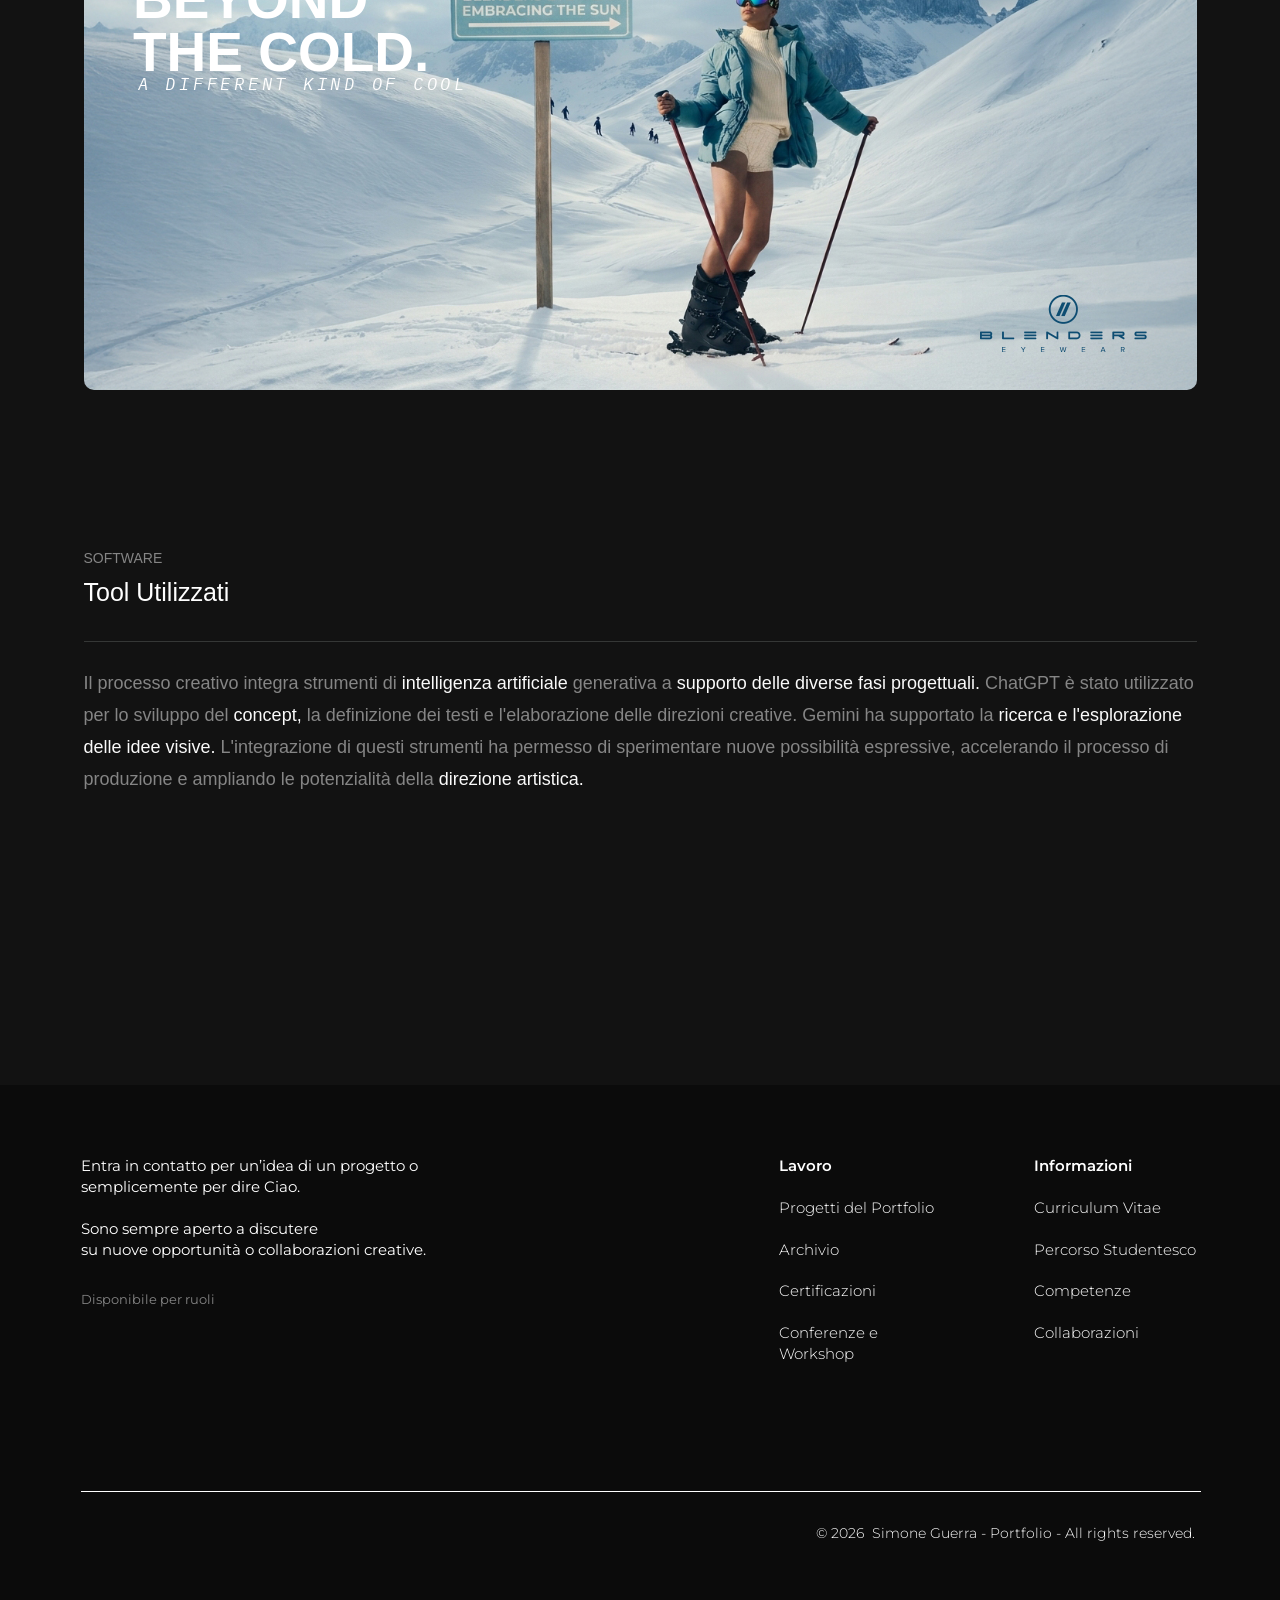
<file: progetto-blenders.html>
<!doctype html>
<html lang="it">
<head>
  <meta charset="utf-8">
  <meta name="viewport" content="width=device-width, initial-scale=1">
  <title>Blenders Eyewear — Simone Guerra</title>
  <meta name="description" content="Campagna adv Blenders Eyewear ICE COLD: concept, visual system, social media e outdoor advertising.">
  <link rel="preconnect" href="https://fonts.googleapis.com">
  <link rel="preconnect" href="https://fonts.gstatic.com" crossorigin>
  <link href="https://fonts.googleapis.com/css2?family=IBM+Plex+Mono:ital@0;1&family=Montserrat:wght@300;400;600&display=swap" rel="stylesheet">
  <link rel="stylesheet" href="assets/css/style.css">
</head>
<body class="theme-blenders">

  <svg class="sr-only" aria-hidden="true" focusable="false">
    <filter id="tint-light"><feFlood flood-color="#fafafa"/><feComposite in2="SourceAlpha" operator="in"/></filter>
    <filter id="tint-accent"><feFlood flood-color="#114d72"/><feComposite in2="SourceAlpha" operator="in"/></filter>
  </svg>

  <section class="project-hero">
    <img class="project-hero__bg" src="assets/img/blenders/cover.png" alt="Sciatrice con occhiali Blenders su un campo innevato">

    <header class="site-header site-header--overlay">
      <a class="back-link" href="index.html#progetti" aria-label="Torna ai progetti">
        <img src="assets/img/blenders/arrow-back.svg" alt="">
      </a>
      <nav class="main-nav" aria-label="Principale">
        <a href="index.html">Home</a>
        <a href="index.html#progetti" aria-current="page">Progetti</a>
        <a href="about.html">About Me</a>
        <a href="contatti.html">Contatti</a>
      </nav>
      <nav class="social-nav" aria-label="Social">
        <a href="#" target="_blank" rel="noopener">Linkedin <img src="assets/img/blenders/arrow-ne-1.svg" alt=""></a>
        <a href="https://www.behance.net/simoneguerra3" target="_blank" rel="noopener">Behance <img src="assets/img/blenders/arrow-ne-2.svg" alt=""></a>
      </nav>
    </header>

    <h1 class="project-hero__title">Campagna adv Blenders Eyewear</h1>
    <p class="project-hero__subtitle">*Tutta la campagna e i visual sono stati realizzati con l’utilizzo dell’ IA.</p>
    <p class="project-hero__caption">01 | ADVERTISING - BLENDERS EYEWEAR</p>
  </section>

  <main class="container">
    <section class="section" style="--mt: 126px">
      <div class="section-head">
        <p class="section-head__eyebrow">Process highlights</p>
        <h2 class="section-head__title">Work overview</h2>
      </div>
      <div class="overview">
        <div>
          <h3>Timeline</h3>
          <p>Mar - Settembre 2026</p>
        </div>
        <div>
          <h3>Disciplines</h3>
          <p>Product Design<br>Advertising<br>Campaign Research</p>
        </div>
        <div>
          <h3>Responsibilities</h3>
          <p>UX Audit &amp; Competitive Analysis<br>User Flows &amp; Information Architecture<br>Wireframing &amp; High-Fidelity Design<br>Design System &amp; Components (Figma)<br>Prototyping &amp; Interaction Design</p>
        </div>
        <div>
          <h3>Tools</h3>
          <p>Gemini<br>Chat Gpt<br>Seedance 2.0</p>
        </div>
      </div>
    </section>

    <section class="section" style="--mt: 94px">
      <div class="section-head">
        <p class="section-head__eyebrow">Contesto / Brief</p>
        <h2 class="section-head__title">Project Introduction</h2>
      </div>
      <p class="section__body">Il progetto consiste nello sviluppo di una campagna pubblicitaria per Blenders Eyewear, con l'obiettivo di valorizzare il brand attraverso una comunicazione visiva d'impatto, legata alla stagione invernale. La campagna mira a rafforzare il carattere distintivo degli occhiali, combinando estetica, personalità e lifestyle attraverso un linguaggio contemporaneo, capace di catturare l'attenzione di un pubblico giovane e attento alle tendenze.</p>
    </section>

    <div class="section duo" style="--mt: 88px">
      <div class="media">
        <img src="assets/img/blenders/intro-left.png" alt="Visual Blenders: My Winter Performance, Ice Cold Collection">
      </div>
      <div class="media media--crop" style="--h: 123.89%; --t: -15.26%">
        <img src="assets/img/blenders/intro-right.png" alt="Occhiali Blenders su ghiaccio">
        <div class="duo__overlay">
          <p class="duo__headline">A COOL LIKE<br>NO OTHER.</p>
          <p class="duo__kicker">THE COLD THAT REMAINS</p>
          <img class="duo__logo" src="assets/img/blenders/logo-mask.png" alt="Blenders" style="filter: url(#tint-light)">
        </div>
      </div>
    </div>

    <section class="section" style="--mt: 126px">
      <div class="section-head">
        <p class="section-head__eyebrow">Idea</p>
        <h2 class="section-head__title">Creative Concept</h2>
      </div>
      <p class="section__body">ICE COLD nasce dall'incontro tra l'identità di Blenders Eyewear e l'immaginario visivo dell'inverno. Il concept interpreta il freddo come elemento estetico e caratterizzante, trasformando ghiaccio, neve e atmosfere glaciali in strumenti di comunicazione. Il contrasto tra ambientazioni fredde, colori intensi e protagonismo del prodotto definisce una direzione artistica audace e riconoscibile, in cui gli occhiali diventano il fulcro di un'estetica invernale contemporanea.</p>

      <div class="concept" style="margin-top: 65px">
        <div class="concept__col">
          <div class="concept-card">
            <span class="concept-card__icon"><img src="assets/img/blenders/icon-1.svg" alt="" width="34" height="34"></span>
            <p>Blenders trasforma gli occhiali in un’espressione di stile, unendo design e spirito contemporaneo.</p>
          </div>
          <div class="concept-card">
            <span class="concept-card__icon"><img src="assets/img/blenders/icon-glasses.svg" alt="" width="31.5" height="17.4"></span>
            <p>Blenders ridefinisce l'eyewear sportivo, combinando funzionalità, colore e personalità.</p>
          </div>
          <div class="concept-card">
            <span class="concept-card__icon" style="padding-left: 23px"><img src="assets/img/blenders/icon-3.svg" alt="" width="28" height="28"></span>
            <p>Blenders valorizza ogni look con occhiali dal carattere forte, pensati per chi ama distinguersi.</p>
          </div>
        </div>
        <div class="concept__col">
          <div class="concept-card">
            <span class="concept-card__icon" style="padding-left: 27px"><img src="assets/img/blenders/icon-right.svg" alt="" width="23" height="24"></span>
            <p>Montature audaci e colori distintivi definiscono uno stile unico.</p>
          </div>
          <div class="concept-card">
            <span class="concept-card__icon" style="padding-left: 27px"><img src="assets/img/blenders/icon-right.svg" alt="" width="23" height="24"></span>
            <p>Comfort e personalità in ogni montatura, e ogni dettaglio esprime una forte identità.</p>
          </div>
        </div>
      </div>

      <div class="quote" style="margin-top: 77px">
        <p class="quote__main">ICE COLD.<br>Made to Stand Out.</p>
        <p class="quote__aside">La campagna reinterpreta l'inverno attraverso un'estetica eyewear audace e contemporanea. Atmosfere glaciali, contrasti visivi e giochi di luce valorizzano il prodotto.</p>
      </div>
    </section>

    <section class="section" style="--mt: 122px">
      <div class="section-head">
        <p class="section-head__eyebrow">Tipografia - Palette</p>
        <h2 class="section-head__title">Visual System</h2>
      </div>
      <div class="type-system">
        <div style="font-family: 'IBM Plex Mono', monospace">
          <p class="type-system__label" style="font-family: var(--font-sans)">Subheader / Caption font</p>
          <p class="type-system__name">IBM Plex Mono<br>Regular</p>
          <p class="type-system__numbers">1234567890</p>
          <p class="type-system__alphabet">AaBbCcDdEeFfGgHhIiJjKkLlMmNn<br>OoPpQqRrSsTtUuVvWwXxYyZz</p>
          <p class="type-system__sample" aria-hidden="true">Aa</p>
        </div>
        <div>
          <p class="type-system__label">Headline font</p>
          <p class="type-system__name" style="font-weight: 700">Helvetica Neue<br>Family</p>
          <p class="type-system__numbers" style="font-weight: 500">1234567890</p>
          <p class="type-system__alphabet">AaBbCcDdEeFfGgHhIiJjKkLlMmNn<br>OoPpQqRrSsTtUuVvWwXxYyZz</p>
          <div class="swatches" aria-label="Palette colori">
            <span style="--c: #233f57" title="#233F57"></span>
            <span style="--c: #114d72" title="#114D72"></span>
            <span style="--c: #7fc8f8" title="#7FC8F8"></span>
            <span style="--c: #fafafa" title="#FAFAFA"></span>
          </div>
        </div>
      </div>
    </section>

    <section class="section" style="--mt: 180px">
      <div class="section-head">
        <p class="section-head__eyebrow">Sviluppo</p>
        <h2 class="section-head__title">Campaign Development</h2>
      </div>
      <p class="section__body">La campagna si sviluppa attraverso un sistema coordinato di visual pubblicitari, costruiti attorno al concept ICE COLD. La direzione artistica combina fotografia di prodotto, ambientazioni invernali e interventi grafici, creando composizioni capaci di valorizzare forme, dettagli e caratteristiche degli occhiali. Il linguaggio visivo viene declinato su diversi formati e supporti, mantenendo coerenza cromatica, riconoscibilità e continuità comunicativa tra i diversi touchpoint.</p>

      <div class="gallery" style="margin-top: 87px">
        <div class="gallery__row gallery__row--3">
          <div class="media"><img src="assets/img/blenders/dev-1.png" alt="Occhiali Blenders tra blocchi di ghiaccio" loading="lazy"></div>
          <div class="media"><img src="assets/img/blenders/dev-2.png" alt="Visual A Cool Like No Other" loading="lazy"></div>
          <div class="media"><img src="assets/img/blenders/dev-3.png" alt="Maschera da sci Blenders sulla neve" loading="lazy"></div>
        </div>
        <div class="gallery__row gallery__row--2">
          <div class="media"><img src="assets/img/blenders/dev-4.png" alt="Occhiali Blenders tenuti da un guanto in montagna" loading="lazy"></div>
          <div class="media"><img src="assets/img/blenders/dev-5.png" alt="Visual Beyond The Cold" loading="lazy"></div>
        </div>
      </div>
    </section>

    <section class="section" style="--mt: 140px">
      <div class="section-head">
        <p class="section-head__eyebrow">Digital advertising</p>
        <h2 class="section-head__title">Social Media Advertising</h2>
      </div>
      <p class="section__body">La strategia social traduce l'identità della campagna in una serie di contenuti digitali progettati per Instagram e altri canali social. Post, stories, visual promozionali e contenuti video interpretano il concept attraverso composizioni dinamiche e immagini ad alto impatto visivo. L'obiettivo è valorizzare il prodotto, rafforzare la riconoscibilità della campagna e creare un'esperienza comunicativa coerente, capace di coinvolgere il pubblico attraverso un linguaggio immediato e contemporaneo.</p>

      <div class="social-box" style="margin-top: 67px">
        <div class="social-box__track">
          <div class="phone">
            <span class="phone__back" style="top: 2px; left: 8px; width: 165px; height: 358px; border-radius: 20px"></span>
            <div class="phone__clip" style="top: 6px; left: 9px; width: 161px; height: 344px">
              <img src="assets/img/blenders/phone-screen.png" alt="" style="top: -0.04%; height: 101.24%" loading="lazy">
            </div>
            <img src="assets/img/blenders/social-1.png" alt="Post Instagram Blenders" style="top: 72px; left: 4px; width: 171px; height: 214px; object-fit: cover" loading="lazy">
            <img src="assets/img/blenders/iphone-frame.png" alt="" style="inset: 0; width: 100%; height: 100%">
          </div>
          <img class="post" src="assets/img/blenders/social-2.png" alt="Post social Blenders" loading="lazy">
          <img class="post" src="assets/img/blenders/social-3.png" alt="Post social Blenders" loading="lazy">
          <img class="post" src="assets/img/blenders/social-4.png" alt="Post social Blenders" loading="lazy">
          <img class="post" src="assets/img/blenders/social-5.png" alt="Post social Blenders" loading="lazy">
        </div>
      </div>
    </section>

    <section class="section" style="--mt: 154px">
      <div class="section-head">
        <p class="section-head__eyebrow">Billboard</p>
        <h2 class="section-head__title">Outdoor Advertising</h2>
      </div>
      <div class="media media--crop billboard" style="margin-top: 68px; --h: 149.28%; --t: -36.08%">
        <img src="assets/img/blenders/cover.png" alt="" loading="lazy">
        <p class="billboard__headline">BEYOND<br>THE COLD.</p>
        <p class="billboard__kicker">A DIFFERENT KIND OF COOL</p>
        <img class="billboard__logo" src="assets/img/blenders/logo-mask-2.png" alt="Blenders" style="filter: url(#tint-accent)">
      </div>
    </section>

    <section class="section" style="--mt: 152px">
      <div class="section-head">
        <p class="section-head__eyebrow">Software</p>
        <h2 class="section-head__title">Tool Utilizzati</h2>
      </div>
      <p class="section__body section__body--muted">Il processo creativo integra strumenti di <strong>intelligenza artificiale</strong> generativa a <strong>supporto delle diverse fasi progettuali.</strong> ChatGPT è stato utilizzato per lo sviluppo del <strong>concept,</strong> la definizione dei testi e l'elaborazione delle direzioni creative. Gemini ha supportato la <strong>ricerca e l'esplorazione delle idee visive.</strong> L'integrazione di questi strumenti ha permesso di sperimentare nuove possibilità espressive, accelerando il processo di produzione e ampliando le potenzialità della <strong>direzione artistica.</strong></p>
    </section>
  </main>

  <footer class="site-footer project-footer-gap" style="--mt: 290px">
    <div class="footer-top">
      <div class="footer-intro">
        <p>Entra in contatto per un’idea di un progetto o<br>semplicemente per dire Ciao.</p>
        <p>Sono sempre aperto a discutere<br>su nuove opportunità o collaborazioni creative.</p>
        <p class="footer-status">Disponibile per ruoli</p>
      </div>
      <div class="footer-col">
        <h2>Lavoro</h2>
        <ul>
          <li><a href="index.html#progetti">Progetti del Portfolio</a></li>
          <li><a href="#">Archivio</a></li>
          <li><a href="#">Certificazioni</a></li>
          <li><a href="#">Conferenze e<br>Workshop</a></li>
        </ul>
      </div>
      <div class="footer-col">
        <h2>Informazioni</h2>
        <ul>
          <li><a href="#">Curriculum Vitae</a></li>
          <li><a href="#">Percorso Studentesco</a></li>
          <li><a href="about.html">Competenze</a></li>
          <li><a href="contatti.html">Collaborazioni</a></li>
        </ul>
      </div>
    </div>
    <p class="footer-bottom">© 2026&nbsp; Simone Guerra - Portfolio - All rights reserved.</p>
  </footer>

</body>
</html>
</file>
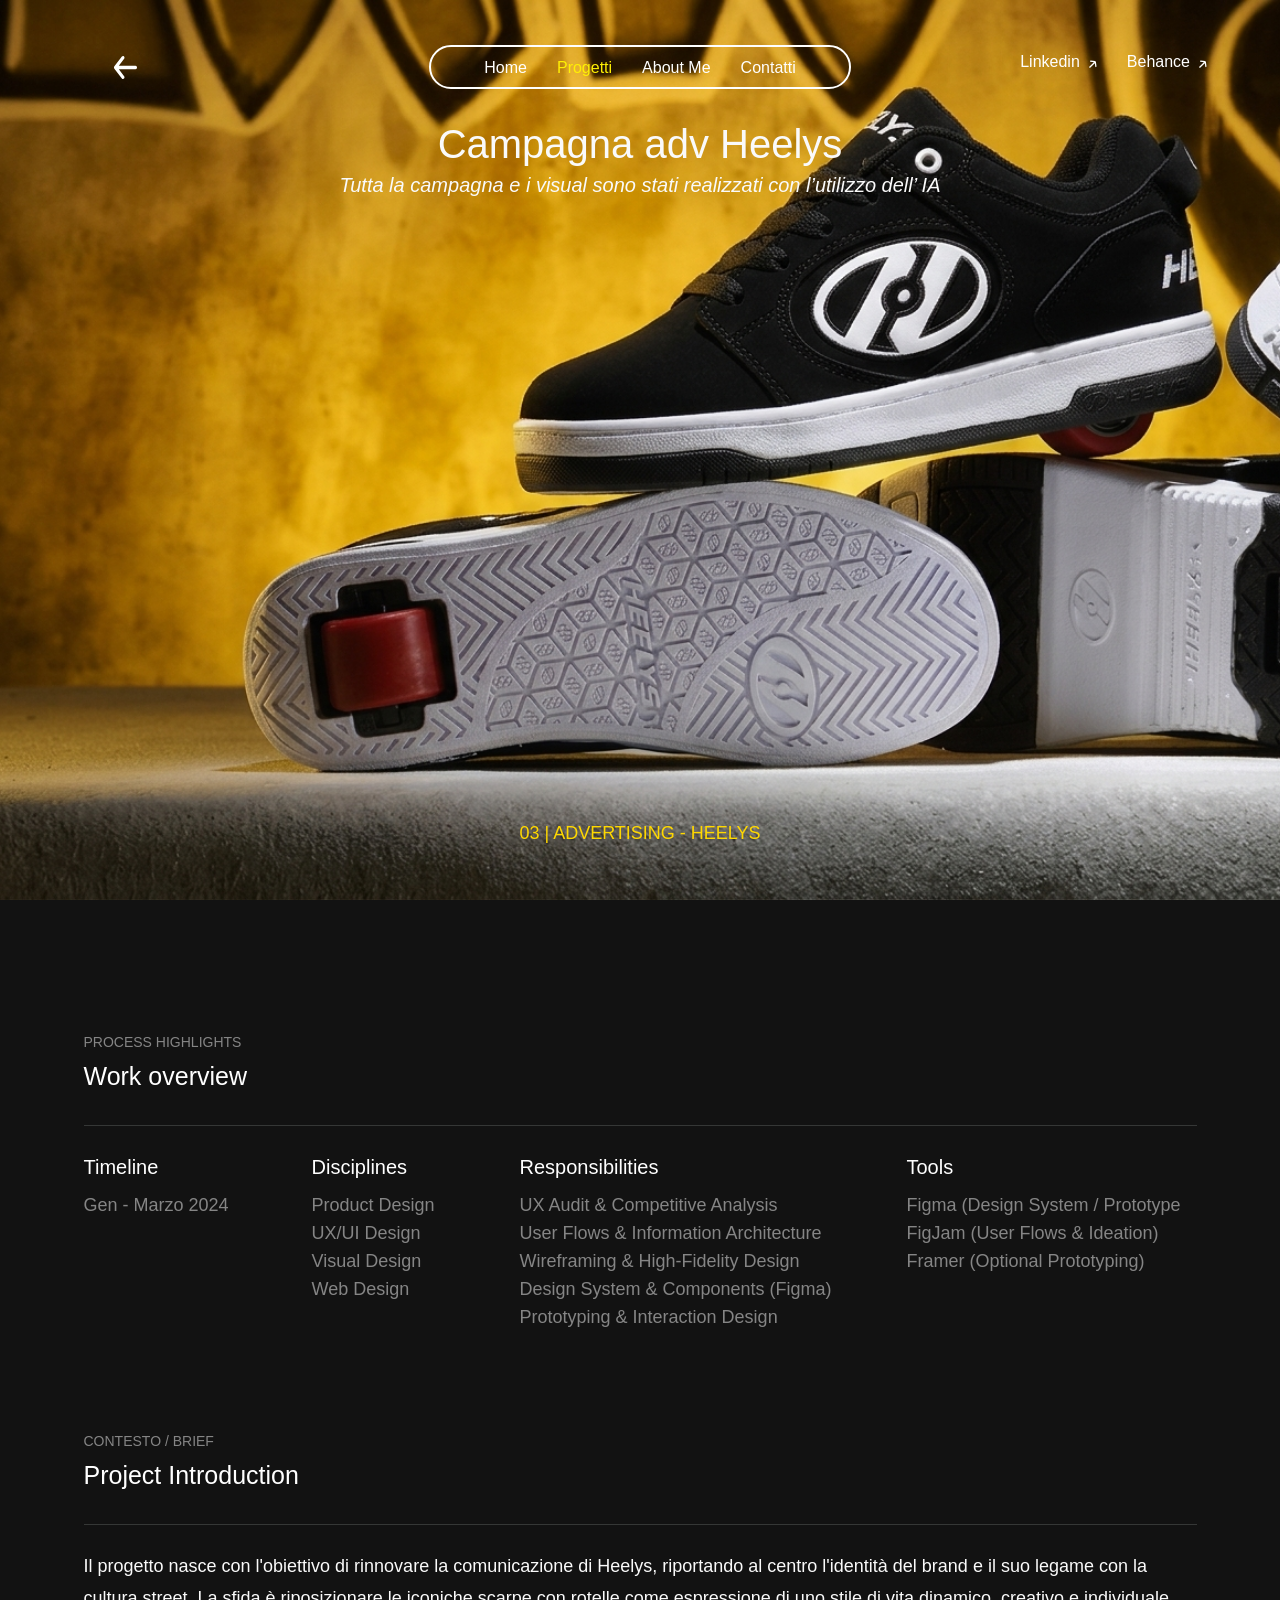
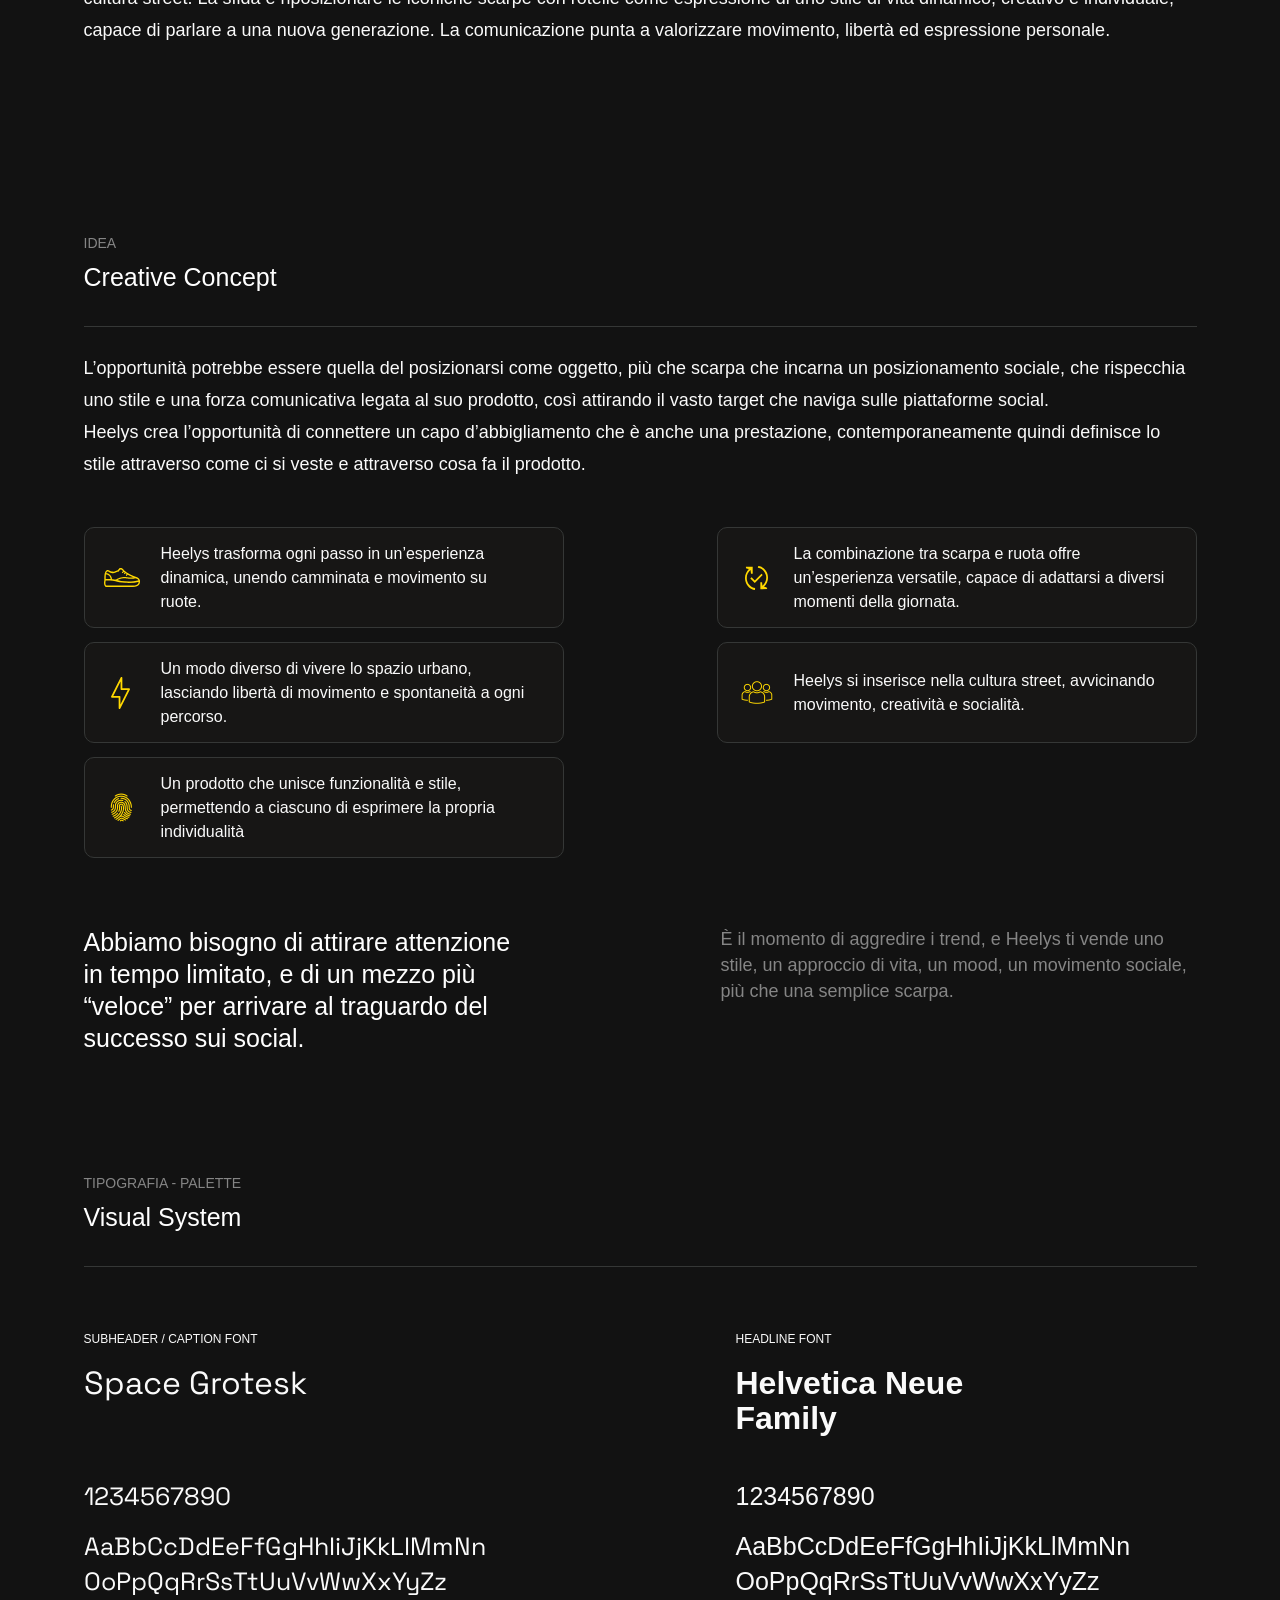
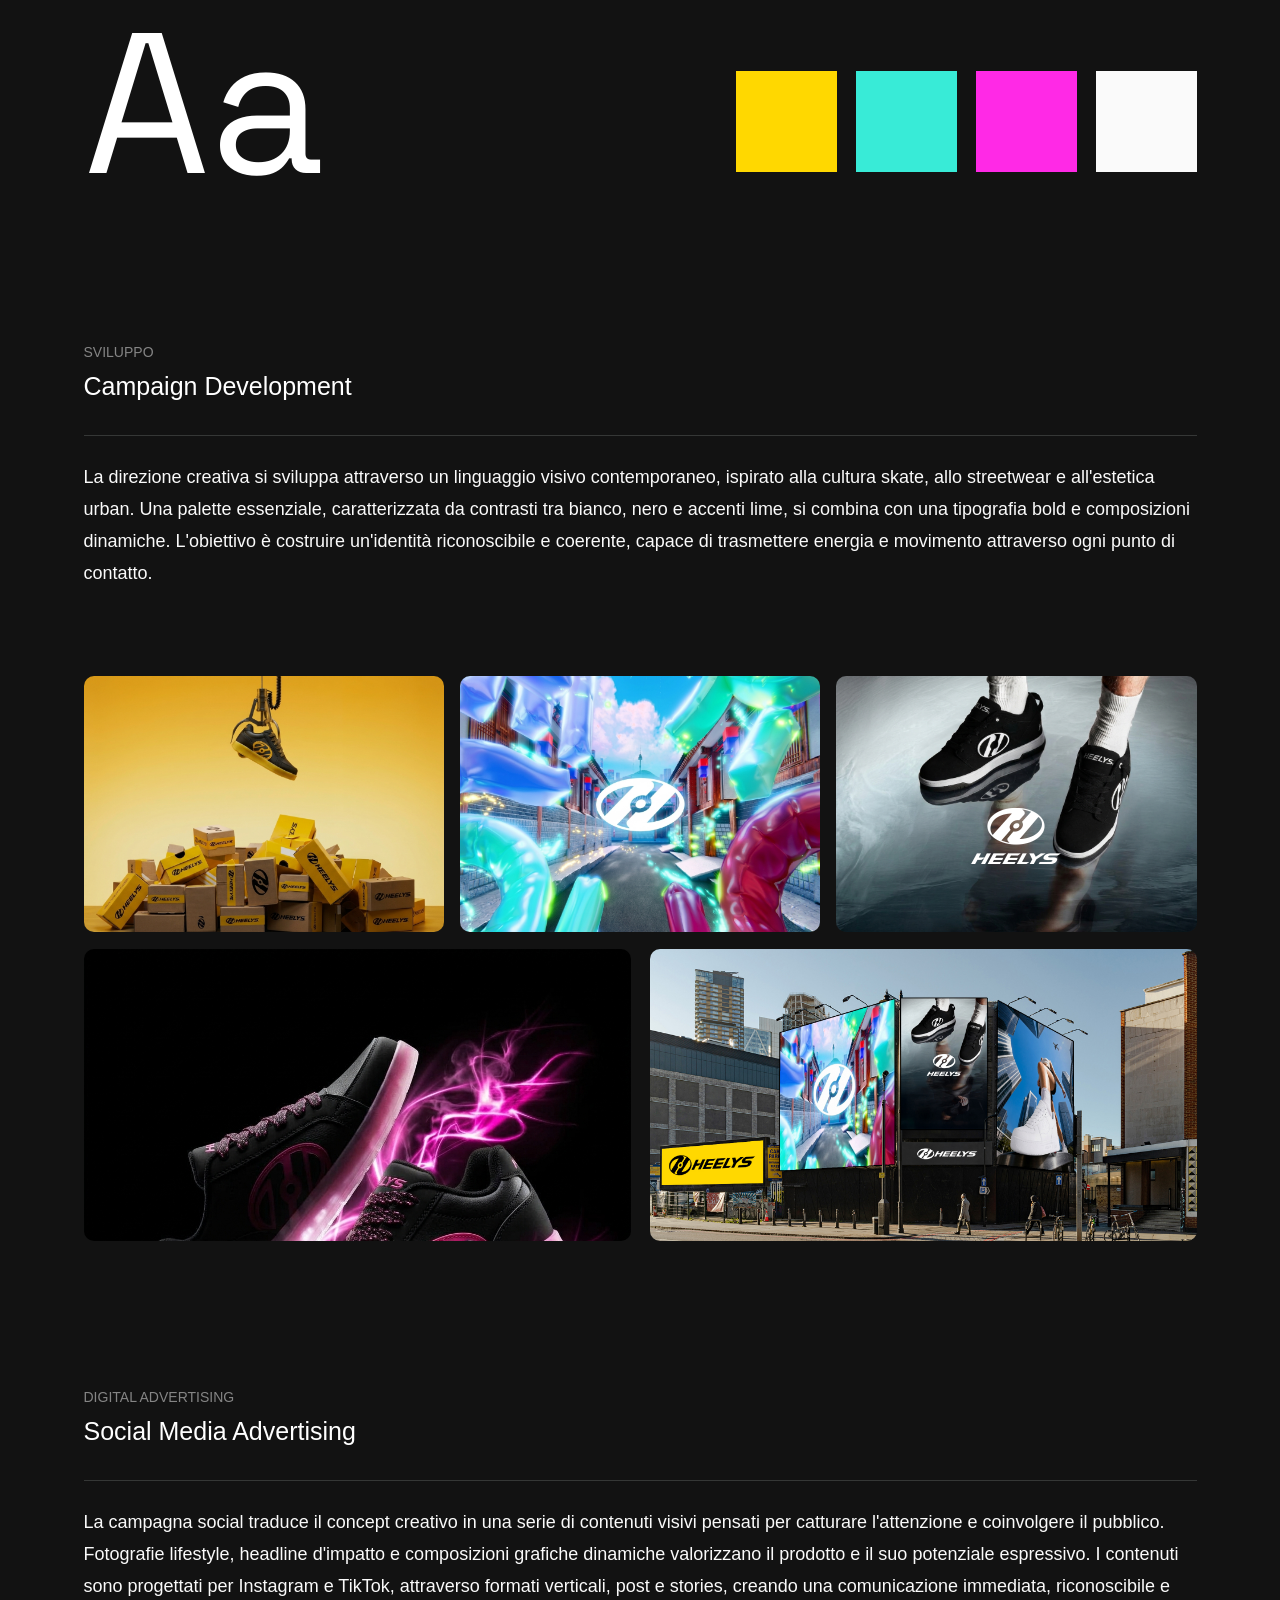
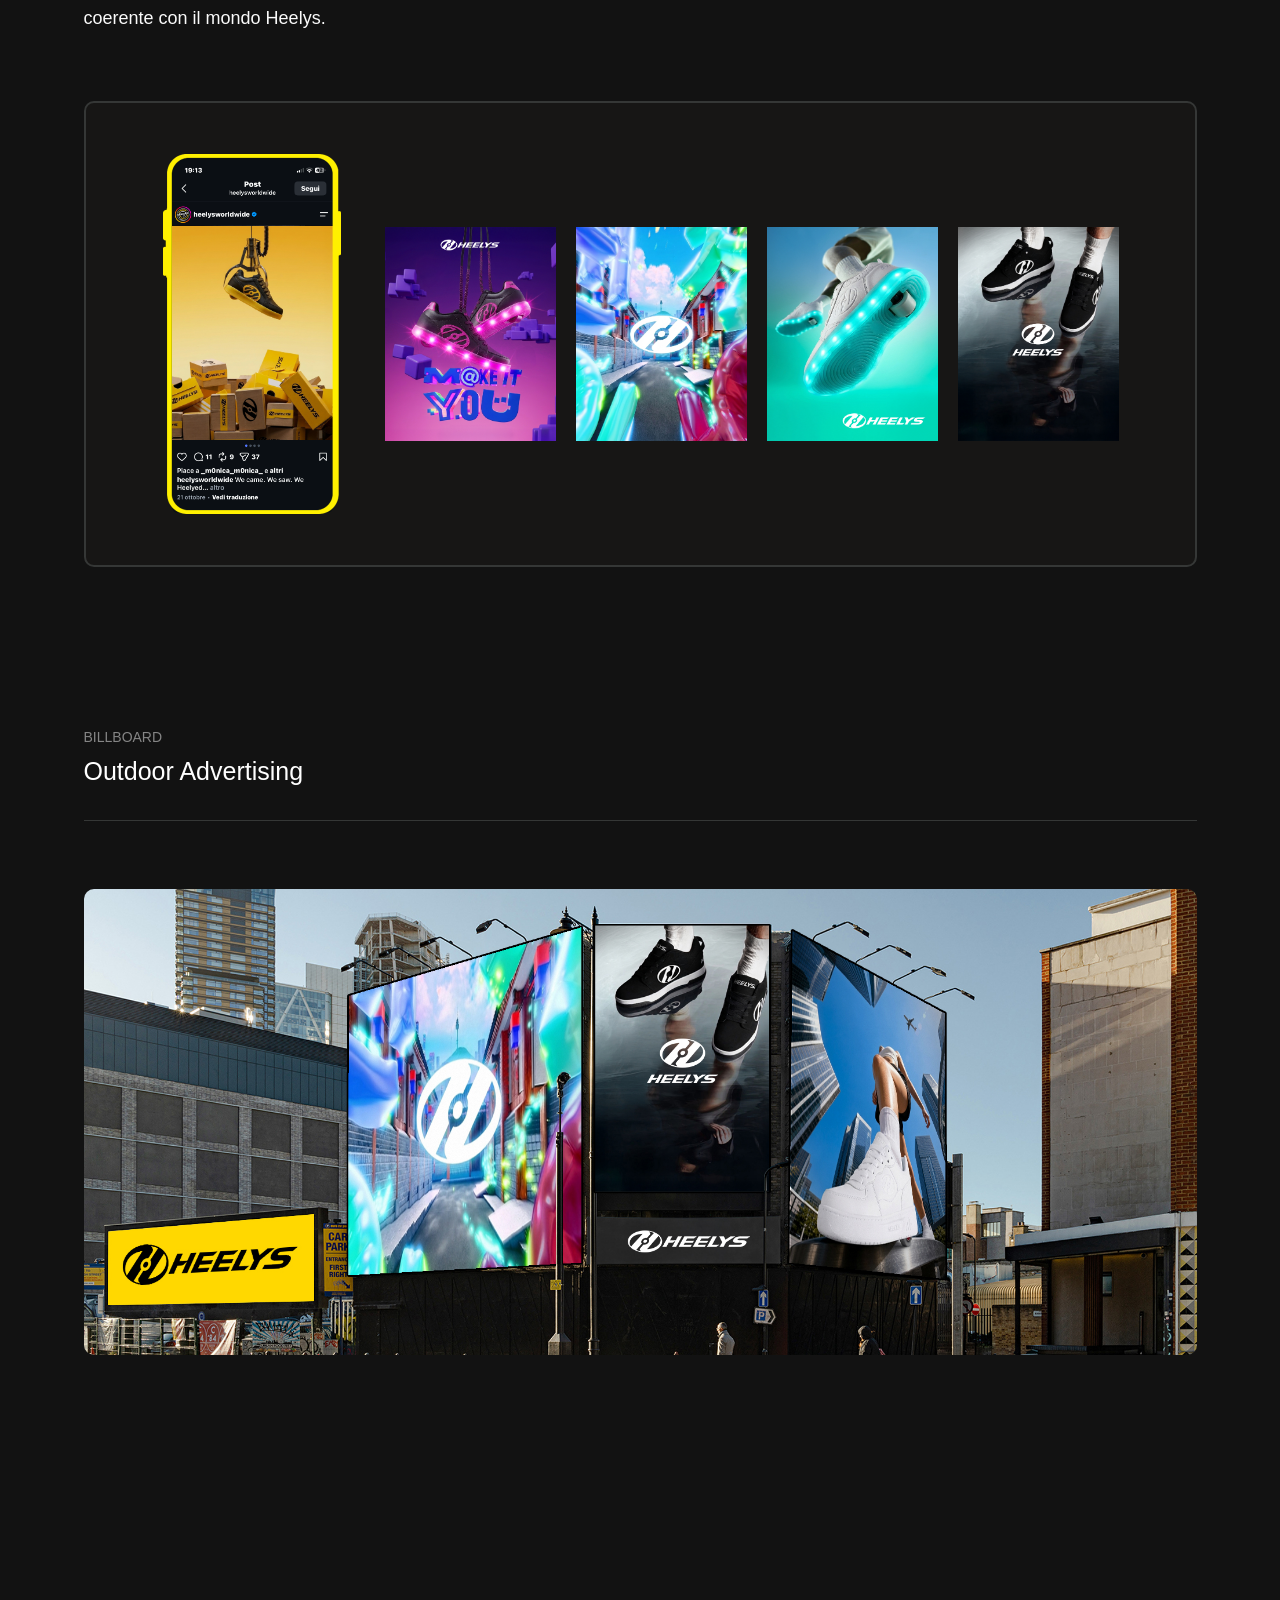
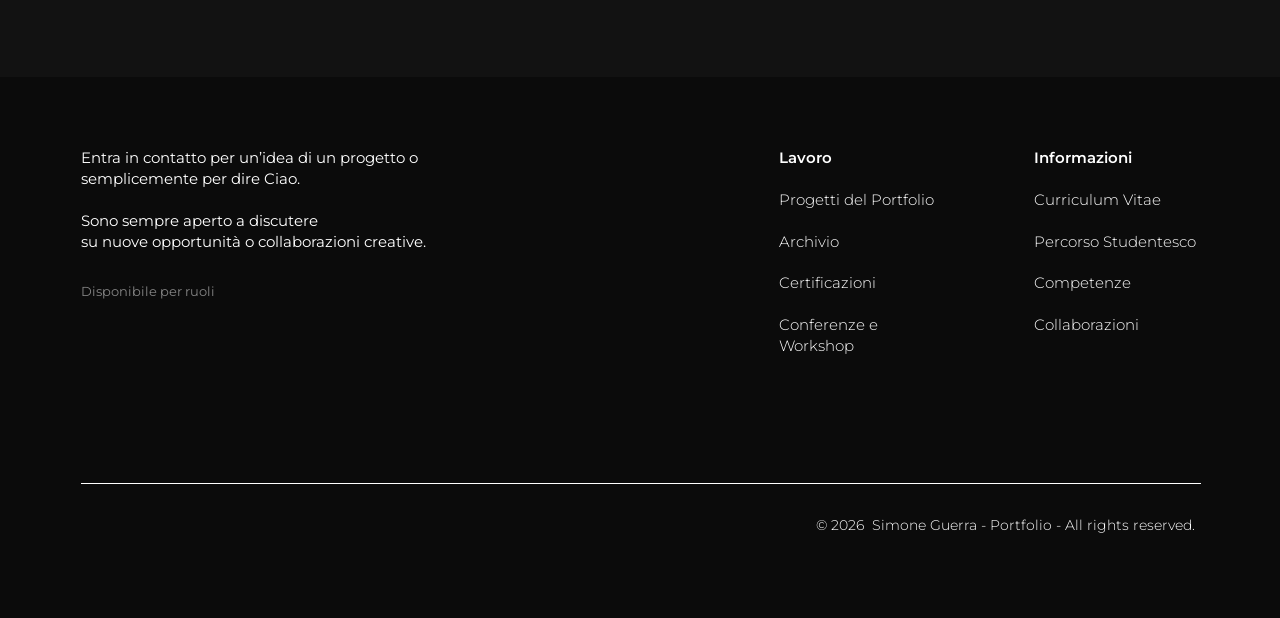
<file: progetto-heelys.html>
<!doctype html>
<html lang="it">
<head>
  <meta charset="utf-8">
  <meta name="viewport" content="width=device-width, initial-scale=1">
  <title>Heelys — Simone Guerra</title>
  <meta name="description" content="Campagna adv Heelys: concept, visual system, social media e outdoor advertising.">
  <link rel="preconnect" href="https://fonts.googleapis.com">
  <link rel="preconnect" href="https://fonts.gstatic.com" crossorigin>
  <link href="https://fonts.googleapis.com/css2?family=Montserrat:wght@300;400;600&family=Space+Grotesk:wght@400&display=swap" rel="stylesheet">
  <link rel="stylesheet" href="assets/css/style.css">
</head>
<body class="theme-heelys">

  <svg class="sr-only" aria-hidden="true" focusable="false">
    <filter id="tint-white"><feFlood flood-color="#ffffff"/><feComposite in2="SourceAlpha" operator="in"/></filter>
    <filter id="tint-yellow"><feFlood flood-color="#ffd800"/><feComposite in2="SourceAlpha" operator="in"/></filter>
    <filter id="tint-lime"><feFlood flood-color="#fff004"/><feComposite in2="SourceAlpha" operator="in"/></filter>
  </svg>

  <section class="project-hero">
    <img class="project-hero__bg" src="assets/img/heelys/cover.png" alt="Scarpa Heelys nera con ruota su sfondo giallo">

    <header class="site-header site-header--overlay">
      <a class="back-link" href="index.html#progetti" aria-label="Torna ai progetti">
        <img src="assets/img/heelys/arrow-back.svg" alt="">
      </a>
      <nav class="main-nav" aria-label="Principale">
        <a href="index.html">Home</a>
        <a href="index.html#progetti" aria-current="page">Progetti</a>
        <a href="about.html">About Me</a>
        <a href="contatti.html">Contatti</a>
      </nav>
      <nav class="social-nav" aria-label="Social">
        <a href="#" target="_blank" rel="noopener">Linkedin <img src="assets/img/common/arrow-ne-1.svg" alt=""></a>
        <a href="https://www.behance.net/simoneguerra3" target="_blank" rel="noopener">Behance <img src="assets/img/common/arrow-ne-2.svg" alt=""></a>
      </nav>
    </header>

    <h1 class="project-hero__title">Campagna adv Heelys</h1>
    <p class="project-hero__subtitle">Tutta la campagna e i visual sono stati realizzati con l’utilizzo dell’ IA</p>
    <p class="project-hero__caption">03 | ADVERTISING - HEELYS</p>
  </section>

  <main class="container">
    <section class="section" style="--mt: 126px">
      <div class="section-head">
        <p class="section-head__eyebrow">Process highlights</p>
        <h2 class="section-head__title">Work overview</h2>
      </div>
      <div class="overview">
        <div>
          <h3>Timeline</h3>
          <p>Gen - Marzo 2024</p>
        </div>
        <div>
          <h3>Disciplines</h3>
          <p>Product Design<br>UX/UI Design<br>Visual Design<br>Web Design</p>
        </div>
        <div>
          <h3>Responsibilities</h3>
          <p>UX Audit &amp; Competitive Analysis<br>User Flows &amp; Information Architecture<br>Wireframing &amp; High-Fidelity Design<br>Design System &amp; Components (Figma)<br>Prototyping &amp; Interaction Design</p>
        </div>
        <div>
          <h3>Tools</h3>
          <p>Figma (Design System / Prototype<br>FigJam (User Flows &amp; Ideation)<br>Framer (Optional Prototyping)</p>
        </div>
      </div>
    </section>

    <section class="section" style="--mt: 94px">
      <div class="section-head">
        <p class="section-head__eyebrow">Contesto / Brief</p>
        <h2 class="section-head__title">Project Introduction</h2>
      </div>
      <p class="section__body">Il progetto nasce con l'obiettivo di rinnovare la comunicazione di Heelys, riportando al centro l'identità del brand e il suo legame con la cultura street. La sfida è riposizionare le iconiche scarpe con rotelle come espressione di uno stile di vita dinamico, creativo e individuale, capace di parlare a una nuova generazione. La comunicazione punta a valorizzare movimento, libertà ed espressione personale.</p>
    </section>

    <section class="section" style="--mt: 181px">
      <div class="section-head">
        <p class="section-head__eyebrow">Idea</p>
        <h2 class="section-head__title">Creative Concept</h2>
      </div>
      <p class="section__body">L’opportunità potrebbe essere quella del posizionarsi come oggetto, più che scarpa che incarna un posizionamento sociale, che rispecchia uno stile e una forza comunicativa legata al suo prodotto, così attirando il vasto target che naviga sulle piattaforme social.<br>Heelys crea l’opportunità di connettere un capo d’abbigliamento che è anche una prestazione, contemporaneamente quindi definisce lo stile attraverso come ci si veste e attraverso cosa fa il prodotto.</p>

      <div class="concept" style="margin-top: 47px">
        <div class="concept__col">
          <div class="concept-card">
            <span class="concept-card__icon" style="padding-left: 16px">
              <span class="skate-icon" aria-hidden="true">
                <img src="assets/img/heelys/icon-skate/v1.svg" alt="" style="top: 28.68%; left: 8.41%; width: 83.19%; height: 42.65%">
                <img src="assets/img/heelys/icon-skate/v2.svg" alt="" style="top: 53.55%; left: 9.31%; width: 82.19%; height: 8.75%">
                <img src="assets/img/heelys/icon-skate/v3.svg" alt="" style="top: 39.01%; left: 10.25%; width: 16.82%; height: 17.92%">
                <img src="assets/img/heelys/icon-skate/v4.svg" alt="" style="top: 48.49%; left: 33.16%; width: 50.2%; height: 10.08%">
                <img src="assets/img/heelys/icon-skate/v5.svg" alt="" style="top: 33.79%; left: 50.4%; width: 5.35%; height: 5.33%">
                <img src="assets/img/heelys/icon-skate/v6.svg" alt="" style="top: 37.33%; left: 54.29%; width: 5.72%; height: 5.68%">
                <img src="assets/img/heelys/icon-skate/v7.svg" alt="" style="top: 40.29%; left: 58.39%; width: 6.46%; height: 6.42%">
              </span>
            </span>
            <p>Heelys trasforma ogni passo in un’esperienza dinamica, unendo camminata e movimento su ruote.</p>
          </div>
          <div class="concept-card">
            <span class="concept-card__icon" style="padding-left: 26px"><img src="assets/img/heelys/icon-bolt.svg" alt="" width="19" height="32"></span>
            <p>Un modo diverso di vivere lo spazio urbano, lasciando libertà di movimento e spontaneità a ogni percorso.</p>
          </div>
          <div class="concept-card">
            <span class="concept-card__icon" style="padding-left: 23px"><img src="assets/img/heelys/icon-footprint-mask.png" alt="" width="26" height="32" style="filter: url(#tint-yellow)"></span>
            <p>Un prodotto che unisce funzionalità e stile, permettendo a ciascuno di esprimere la propria individualità</p>
          </div>
        </div>
        <div class="concept__col">
          <div class="concept-card">
            <span class="concept-card__icon" style="padding-left: 27px"><img src="assets/img/heelys/icon-right.svg" alt="" width="23" height="24"></span>
            <p>La combinazione tra scarpa e ruota offre un’esperienza versatile, capace di adattarsi a diversi momenti della giornata.</p>
          </div>
          <div class="concept-card">
            <span class="concept-card__icon" style="padding-left: 22px"><img src="assets/img/heelys/icon-mask-2.png" alt="" width="34" height="25" style="filter: url(#tint-yellow)"></span>
            <p>Heelys si inserisce nella cultura street, avvicinando movimento, creatività e socialità.</p>
          </div>
        </div>
      </div>

      <div class="quote" style="margin-top: 68px">
        <p class="quote__main">Abbiamo bisogno di attirare attenzione<br>in tempo limitato, e di un mezzo più<br>“veloce” per arrivare al traguardo del<br>successo sui social.</p>
        <p class="quote__aside">È il momento di aggredire i trend, e Heelys ti vende uno stile, un approccio di vita, un mood, un movimento sociale, più che una semplice scarpa.</p>
      </div>
    </section>

    <section class="section" style="--mt: 113px">
      <div class="section-head">
        <p class="section-head__eyebrow">Tipografia - Palette</p>
        <h2 class="section-head__title">Visual System</h2>
      </div>
      <div class="type-system">
        <div style="font-family: 'Space Grotesk', sans-serif">
          <p class="type-system__label" style="font-family: var(--font-sans)">Subheader / Caption font</p>
          <p class="type-system__name">Space Grotesk</p>
          <p class="type-system__numbers">1234567890</p>
          <p class="type-system__alphabet">AaBbCcDdEeFfGgHhIiJjKkLlMmNn<br>OoPpQqRrSsTtUuVvWwXxYyZz</p>
          <p class="type-system__sample" aria-hidden="true">Aa</p>
        </div>
        <div>
          <p class="type-system__label">Headline font</p>
          <p class="type-system__name" style="font-weight: 700">Helvetica Neue<br>Family</p>
          <p class="type-system__numbers" style="font-weight: 500">1234567890</p>
          <p class="type-system__alphabet">AaBbCcDdEeFfGgHhIiJjKkLlMmNn<br>OoPpQqRrSsTtUuVvWwXxYyZz</p>
          <div class="swatches" aria-label="Palette colori">
            <span style="--c: #ffd800" title="#FFD800"></span>
            <span style="--c: #38ebd7" title="#38EBD7"></span>
            <span style="--c: #ff29e6" title="#FF29E6"></span>
            <span style="--c: #fafafa" title="#FAFAFA"></span>
          </div>
        </div>
      </div>
    </section>

    <section class="section" style="--mt: 157px">
      <div class="section-head">
        <p class="section-head__eyebrow">Sviluppo</p>
        <h2 class="section-head__title">Campaign Development</h2>
      </div>
      <p class="section__body">La direzione creativa si sviluppa attraverso un linguaggio visivo contemporaneo, ispirato alla cultura skate, allo streetwear e all'estetica urban. Una palette essenziale, caratterizzata da contrasti tra bianco, nero e accenti lime, si combina con una tipografia bold e composizioni dinamiche. L'obiettivo è costruire un'identità riconoscibile e coerente, capace di trasmettere energia e movimento attraverso ogni punto di contatto.</p>

      <div class="gallery" style="margin-top: 87px">
        <div class="gallery__row gallery__row--3">
          <div class="media"><img src="assets/img/heelys/dev-1.png" alt="Scarpa Heelys appesa su sfondo giallo" loading="lazy"></div>
          <div class="media"><img src="assets/img/heelys/dev-2.png" alt="Visual Heelys con elementi grafici colorati" loading="lazy"></div>
          <div class="media media--crop" style="--h: 105.17%; --t: -3.61%">
            <img src="assets/img/heelys/dev-3.png" alt="Scarpe Heelys in ambientazione urbana" loading="lazy" style="left: -3.22%; width: 106.64%">
            <img class="heelys-logo" src="assets/img/heelys/logo-vertical-mask.png" alt="Heelys" style="filter: url(#tint-white)">
          </div>
        </div>
        <div class="gallery__row gallery__row--2">
          <div class="media" style="background: #010101; display: grid; place-items: center">
            <img src="assets/img/heelys/dev-4.png" alt="Scarpa Heelys con effetti luminosi rosa" loading="lazy" style="width: auto; height: 100%; aspect-ratio: 1">
          </div>
          <div class="media"><img src="assets/img/heelys/billboard.png" alt="Billboard Heelys in città" loading="lazy"></div>
        </div>
      </div>
    </section>

    <section class="section" style="--mt: 140px">
      <div class="section-head">
        <p class="section-head__eyebrow">Digital advertising</p>
        <h2 class="section-head__title">Social Media Advertising</h2>
      </div>
      <p class="section__body">La campagna social traduce il concept creativo in una serie di contenuti visivi pensati per catturare l'attenzione e coinvolgere il pubblico. Fotografie lifestyle, headline d'impatto e composizioni grafiche dinamiche valorizzano il prodotto e il suo potenziale espressivo. I contenuti sono progettati per Instagram e TikTok, attraverso formati verticali, post e stories, creando una comunicazione immediata, riconoscibile e coerente con il mondo Heelys.</p>

      <div class="social-box" style="margin-top: 67px">
        <div class="social-box__track" style="padding-left: 77px">
          <div class="phone" style="margin-right: 24px">
            <span class="phone__back" style="top: 1px; left: 5px; width: 168px; height: 359px; border-radius: 23px"></span>
            <div class="phone__clip" style="top: 6px; left: 9px; width: 161px; height: 272px; border-radius: 21px">
              <img src="assets/img/heelys/phone-screen.png" alt="" style="top: -0.08%; height: 128.1%" loading="lazy">
            </div>
            <div class="phone__clip" style="top: 286px; left: 9px; width: 161px; height: 73px; border-radius: 0 0 6px 6px">
              <img src="assets/img/heelys/phone-screen.png" alt="" style="top: -366.04%; height: 477.29%" loading="lazy">
            </div>
            <div class="phone__clip" style="top: 72px; left: 9px; width: 161px; height: 214px">
              <img src="assets/img/heelys/social-1.png" alt="Post Instagram Heelys" style="top: 0; left: -3.28%; width: 106.34%; height: 100%" loading="lazy">
            </div>
            <img src="assets/img/heelys/iphone-mask.png" alt="" style="inset: 0; width: 100%; height: 100%; filter: url(#tint-lime)">
          </div>
          <img class="post" src="assets/img/heelys/social-2.png" alt="Post social Heelys" loading="lazy">
          <img class="post" src="assets/img/heelys/social-3.png" alt="Post social Heelys" loading="lazy">
          <img class="post" src="assets/img/heelys/social-4.png" alt="Post social Heelys" loading="lazy">
          <div class="post post--narrow" style="--l: -3.17%"><img src="assets/img/heelys/social-5.png" alt="Post social Heelys" loading="lazy"></div>
        </div>
      </div>
    </section>

    <section class="section" style="--mt: 154px">
      <div class="section-head">
        <p class="section-head__eyebrow">Billboard</p>
        <h2 class="section-head__title">Outdoor Advertising</h2>
      </div>
      <div class="media media--crop billboard" style="margin-top: 68px; --h: 134.35%; --t: -17.17%">
        <img src="assets/img/heelys/billboard.png" alt="Campagna outdoor Heelys su cartelloni in città" loading="lazy">
      </div>
    </section>
  </main>

  <footer class="site-footer project-footer-gap" style="--mt: 322px">
    <div class="footer-top">
      <div class="footer-intro">
        <p>Entra in contatto per un’idea di un progetto o<br>semplicemente per dire Ciao.</p>
        <p>Sono sempre aperto a discutere<br>su nuove opportunità o collaborazioni creative.</p>
        <p class="footer-status">Disponibile per ruoli</p>
      </div>
      <div class="footer-col">
        <h2>Lavoro</h2>
        <ul>
          <li><a href="index.html#progetti">Progetti del Portfolio</a></li>
          <li><a href="#">Archivio</a></li>
          <li><a href="#">Certificazioni</a></li>
          <li><a href="#">Conferenze e<br>Workshop</a></li>
        </ul>
      </div>
      <div class="footer-col">
        <h2>Informazioni</h2>
        <ul>
          <li><a href="#">Curriculum Vitae</a></li>
          <li><a href="#">Percorso Studentesco</a></li>
          <li><a href="about.html">Competenze</a></li>
          <li><a href="contatti.html">Collaborazioni</a></li>
        </ul>
      </div>
    </div>
    <p class="footer-bottom">© 2026&nbsp; Simone Guerra - Portfolio - All rights reserved.</p>
  </footer>

</body>
</html>
</file>
<file: assets/css/style.css>
/* ==========================================================================
   Simone Guerra — Portfolio
   Base design: Figma "Portfolio" (frame 1440px)
   ========================================================================== */

:root {
  --bg: #121212;
  --bg-home: #0e0e0e;
  --bg-footer: #0b0b0b;
  --card: #171615;
  --border: #353736;
  --table-border: #1d1d1d;
  --text: #fafafa;
  --muted: #858585;
  --muted-2: #6e6e6e;

  --accent: #fafafa;          /* colore nav attiva / hero progetto */
  --nav-border: var(--border);
  --nav-link: var(--muted);
  --hero-text: var(--text);
  --hero-caption: var(--text);

  --font-sans: "Helvetica Neue", Helvetica, Arial, sans-serif;
  --font-nav: "TT Commons", "Helvetica Neue", Helvetica, Arial, sans-serif;
  --font-footer: "Montserrat", "Helvetica Neue", Arial, sans-serif;

  --container: 1113px;
  --gutter: 16px;
}

*,
*::before,
*::after { box-sizing: border-box; }

html { -webkit-text-size-adjust: 100%; scroll-behavior: smooth; }

body {
  margin: 0;
  background: var(--bg);
  color: var(--text);
  font-family: var(--font-sans);
  font-weight: 400;
  -webkit-font-smoothing: antialiased;
  overflow-x: hidden;
}

body.page-home { background: var(--bg-home); }

img { display: block; max-width: 100%; }
a { color: inherit; text-decoration: none; }
p, h1, h2, h3, ul { margin: 0; }
ul { padding: 0; list-style: none; }

.container {
  width: min(var(--container), 100% - 2 * var(--gutter));
  margin-inline: auto;
}

.sr-only {
  position: absolute; width: 1px; height: 1px; padding: 0; margin: -1px;
  overflow: hidden; clip: rect(0, 0, 0, 0); white-space: nowrap; border: 0;
}

/* ==========================================================================
   Header
   ========================================================================== */

.site-header {
  position: relative;
  z-index: 10;
  display: flex;
  align-items: flex-start;
  justify-content: space-between;
  height: 89px;
  padding: 45px 73px 0 94px;
}

.site-header--overlay {
  position: absolute;
  inset: 0 0 auto 0;
}

.brand {
  padding-top: 4px;
  font-size: 18px;
  line-height: 20px;
  color: var(--text);
}
.brand em { font-style: italic; font-weight: 400; }
.brand strong { font-weight: 500; }
.brand small {
  display: block;
  font-size: 13px;
  font-weight: 300;
  color: var(--muted);
}

.back-link {
  display: block;
  width: 23px;
  height: 23px;
  margin: 11px 0 0 20px;
  transition: transform .2s ease;
}
.back-link img { width: 23px; height: 23px; transform: rotate(90deg); }
.back-link:hover { transform: translateX(-4px); }

.main-nav {
  position: absolute;
  left: 50%;
  top: 45px;
  transform: translateX(-50%);
  display: flex;
  align-items: center;
  justify-content: center;
  gap: 30px;
  width: 422px;
  height: 44px;
  border: 2px solid var(--nav-border);
  border-radius: 100px;
  font-family: var(--font-nav);
  font-size: 16px;
  line-height: 25px;
}
.main-nav a {
  color: var(--nav-link);
  transition: color .2s ease;
}
.main-nav a:hover,
.main-nav a[aria-current="page"] { color: var(--accent); }

.social-nav {
  display: flex;
  gap: 30px;
  padding-top: 4px;
  font-family: var(--font-nav);
  font-size: 16px;
  line-height: 25px;
}
.social-nav a {
  display: inline-flex;
  align-items: center;
  gap: 8px;
  color: var(--accent);
}
.social-nav a:hover { opacity: .7; }
.social-nav img {
  width: 9px;
  height: 9px;
  transform: translateY(3px) rotate(-135deg);
}

/* ==========================================================================
   Footer
   ========================================================================== */

.site-footer {
  background: var(--bg-footer);
  font-family: var(--font-footer);
  color: #fff;
  padding: 71px 79px 82px 81px;
}

.footer-top {
  display: flex;
  gap: 88px;
  min-height: 335px;
}

.footer-intro {
  flex: 1;
  max-width: 500px;
  margin-right: auto;
  font-size: 15px;
  line-height: 1.39;
}
.footer-intro p + p { margin-top: 1.39em; }
.footer-intro .footer-status {
  margin-top: 30px;
  font-size: 13px;
  color: var(--muted);
}

.footer-col {
  width: 167px;
  font-size: 15px;
  line-height: 1.39;
}
.footer-col h2 {
  font-size: 15px;
  font-weight: 600;
  margin-bottom: 1.39em;
}
.footer-col ul { display: grid; gap: 1.39em; }
.footer-col a { font-weight: 300; transition: opacity .2s ease; }
.footer-col a:hover { opacity: .6; }

.footer-bottom {
  border-top: 1px solid #fff;
  padding: 31px 6px 0 0;
  text-align: right;
  font-size: 14px;
  font-weight: 300;
  line-height: 1.5;
}

/* ==========================================================================
   Home
   ========================================================================== */

.hero-home {
  display: flex;
  flex-direction: column;
  align-items: center;
  padding-top: 128px;
}

.stage {
  position: relative;
  width: 835px;
  height: 401px;
  border: 2px solid var(--border);
  display: flex;
  flex-direction: column;
  align-items: center;
  padding-top: 60px;
  text-align: center;
}

.stage__handle {
  position: absolute;
  width: 16px;
  height: 16px;
  background: var(--bg-home);
  border: 2px solid var(--border);
}
.stage__handle--tl { top: -9px;  left: -9px; }
.stage__handle--tc { top: -9px;  left: calc(50% - 8px); }
.stage__handle--tr { top: -9px;  right: -9px; }
.stage__handle--ml { top: calc(50% - 8px); left: -9px; }
.stage__handle--mr { top: calc(50% - 8px); right: -9px; }
.stage__handle--bl { bottom: -9px; left: -9px; }
.stage__handle--bc { bottom: -9px; left: calc(50% - 8px); }
.stage__handle--br { bottom: -9px; right: -9px; }

.stage h1 { font-weight: inherit; }
.stage__title,
.stage__subtitle { display: block; }
.stage__title {
  font-family: Helvetica, "Helvetica Neue", Arial, sans-serif;
  font-weight: 700;
  font-size: 90px;
  line-height: 85px;
  color: var(--text);
}
.stage__subtitle {
  margin-top: -2px;
  font-size: 90px;
  line-height: 120px;
  font-weight: 100;
  font-style: italic;
  color: var(--muted-2);
}

.tool-palette {
  position: absolute;
  top: 31px;
  left: calc(100% + 30px);
  width: 48px;
  height: 131px;
  background: #1e2323;
  border-radius: 6px;
}
.tool-palette__active {
  position: absolute;
  top: 4px;
  left: 5px;
  width: 38px;
  height: 35px;
  background: #0f1313;
  border-radius: 5px;
}
.tool-palette img { position: absolute; }
.tool-palette .tool-cursor  { top: 10.6px; left: 12.9px; width: 22.6px; height: 22.6px; }
.tool-palette .tool-pen     { top: 58px;   left: 14px;   width: 21px;   height: 22px; }
.tool-palette .tool-sparkle { top: 93px;   left: 12px;   width: 25px;   height: 26px; }

.toolbar {
  width: 625px;
  height: 48px;
  margin: 36px 0 0 4px;
}

.scroll-down {
  display: inline-flex;
  align-items: center;
  gap: 4px;
  margin-top: 119px;
  font-size: 12px;
  font-weight: 300;
  color: #fff;
  letter-spacing: .02em;
}
.scroll-down img {
  width: 8.6px;
  height: 9px;
  transform: rotate(90deg);
  animation: nudge 1.6s ease-in-out infinite;
}
@keyframes nudge {
  0%, 100% { translate: 0 0; }
  50% { translate: 0 3px; }
}

.projects-title {
  margin-top: 218px;
  text-align: center;
  font-size: 40px;
  font-weight: 400;
  color: var(--muted-2);
}

.projects {
  display: grid;
  gap: 126px;
  margin-top: 109px;
}

.project-card {
  position: relative;
  display: block;
  height: 561px;
  background: var(--card);
  border: 2px solid var(--border);
  border-radius: 10px;
  overflow: hidden;
  transition: border-color .3s ease, transform .3s ease;
}
.project-card:hover { border-color: #5a5c5b; }
.project-card:hover .project-card__media img { transform: scale(1.03); }

.project-card__label {
  position: absolute;
  top: 44px;
  left: 45px;
  font-size: 18px;
  font-weight: 300;
  color: var(--muted-2);
  white-space: nowrap;
}

.project-card__logo {
  position: absolute;
  top: 48px;
  left: 1025px;
  width: 30px;
  height: 30px;
  object-fit: cover;
}
.project-card__logo--signal { top: 63px; left: 1021px; width: 28px; height: 32px; }

.project-card__body {
  position: absolute;
  top: 191px;
  left: 547px;
  width: 473px;
}
.project-card__title {
  font-size: 45px;
  font-weight: 500;
  color: #fff;
  white-space: nowrap;
}
.project-card__text {
  margin-top: 14px;
  font-size: 18px;
  line-height: 22px;
  color: var(--muted-2);
}
.project-card--signal .project-card__text { max-width: 406px; }

.project-card__media {
  position: absolute;
  overflow: hidden;
}
.project-card__media img {
  position: absolute;
  max-width: none;
  transition: transform .5s ease;
}

/* Blenders: occhiali ritagliati come in Figma */
.project-card--blenders .project-card__media {
  top: -2px; left: 0;
  width: 527px; height: 561px;
}
.project-card--blenders .project-card__media img {
  width: 145.88%; height: 171.3%;
  left: -45.81%; top: -28.34%;
}

/* Signal: mockup iPhone ancorato in basso */
.project-card--signal .project-card__media {
  top: 117px; left: 45px;
  width: 424px; height: 441px;
}
.project-card--signal .project-card__media img {
  width: 100%; height: 181.42%;
  left: 0; top: -0.1%;
}

/* Heelys: immagine quadrata che deborda (sfondo trasparente) */
.project-card--heelys .project-card__media {
  top: -48px; left: -119px;
  width: 739px; height: 739px;
  overflow: visible;
}
.project-card--heelys .project-card__media img {
  inset: 0; width: 100%; height: 100%; object-fit: cover;
}

.thank-you {
  width: 1002px;
  max-width: calc(100% - 2 * var(--gutter));
  margin: 213px auto 0;
}

.page-home .site-footer { margin-top: 240px; }

/* ==========================================================================
   Panel (hero card About / Contatti)
   ========================================================================== */

.panel {
  position: relative;
  margin-top: 117px;
  min-height: 561px;
  padding: 74px 75px 60px;
  background: var(--bg);
  border: 18px solid var(--table-border);
  border-radius: 20px;
}

.panel__dots {
  position: absolute;
  top: 23px;
  right: 32px;
  display: flex;
  gap: 8px;
}
.panel__dots img { width: 11px; height: 11px; }

.panel__avatar {
  width: 124px;
  height: 124px;
  border-radius: 50%;
}

.panel__title {
  margin-top: 45px;
  font-size: 45px;
  font-weight: 500;
  line-height: 1.2;
  color: #fff;
}
.panel__text {
  max-width: 621px;
  margin-top: 12px;
  font-size: 18px;
  line-height: 22px;
  font-weight: 300;
  color: var(--muted);
}

.panel--contact { min-height: 470px; padding-top: 83px; }
.panel--contact .panel__title { margin-top: 0; line-height: 50px; }
.panel--contact .panel__text { margin-top: 28px; }

.panel__actions {
  display: flex;
  flex-wrap: wrap;
  gap: 22px;
  margin-top: 41px;
}

.btn {
  display: inline-flex;
  align-items: center;
  justify-content: center;
  min-width: 141px;
  height: 42px;
  padding: 0 18px;
  border: 1px solid #fff;
  border-radius: 21px;
  font-family: var(--font-sans);
  font-size: 13px;
  font-weight: 500;
  cursor: pointer;
  transition: background .2s ease, color .2s ease;
}
.btn--solid { background: #fff; color: #000; }
.btn--solid:hover { background: transparent; color: #fff; }
.btn--ghost { background: transparent; color: #fff; }
.btn--ghost:hover { background: #fff; color: #000; }

.tagline {
  margin-top: 35px;
  text-align: center;
  font-size: 40px;
  font-weight: 300;
  line-height: 120px;
  color: #fff;
}
.tagline--contact { margin-top: 41px; }

/* ==========================================================================
   Tabelle (About / Contatti)
   ========================================================================== */

.tables {
  display: grid;
  grid-template-columns: repeat(2, 544px);
  justify-content: space-between;
  row-gap: 59px;
  margin-top: 33px;
}
.tables--contact { row-gap: 49px; }

.table-card {
  min-height: 345px;
  padding: 13px 48px 24px 32px;
  border: 6px solid var(--table-border);
  border-radius: 10px;
}
.table-card--thick { border-width: 7px; }
.table-card--tools { padding-right: 33px; }
.table-card--short { min-height: 257px; }
.table-card--tall  { min-height: 362px; }

.table-card__title {
  font-size: 12px;
  font-weight: 400;
  line-height: 32px;
  color: var(--muted);
  text-transform: uppercase;
}

.table-card__rows {
  display: grid;
  gap: 14px;
  margin-top: 8px;
}

.table-row {
  display: flex;
  align-items: center;
  justify-content: space-between;
  gap: 16px;
  min-height: 32px;
  font-size: 14px;
  line-height: 32px;
  color: #fff;
}
.table-row em {
  font-size: 12px;
  color: var(--muted);
  text-align: right;
}
.table-row--kv span:first-child { font-weight: 500; }
.table-row--kv span:last-child { text-align: right; }
.table-row--kv.is-muted span:last-child { color: var(--muted); }
.table-row a:hover { text-decoration: underline; }

/* Tools */
.tool-row {
  display: grid;
  grid-template-columns: 35px 1fr 168px;
  align-items: center;
  column-gap: 25px;
  min-height: 32px;
  font-size: 14px;
  line-height: 32px;
}
.tool-row__icon {
  position: relative;
  width: 35px;
  height: 33px;
  border-radius: 5px;
}
.tool-row__icon > img { width: 100%; height: 100%; object-fit: cover; }
.tool-row__icon--figma { background: #000; display: grid; place-items: center; }
.tool-row__icon--figma img { width: 14px; height: 22px; object-fit: contain; }
.tool-row__icon--notion { background: #fff; }
.tool-row__icon--notion img { position: absolute; top: -2px; left: -2px; width: 38px; height: 38px; max-width: none; }

.tool-row__bar {
  height: 8px;
  background: #1c1c1c;
}
.tool-row__bar span {
  display: block;
  height: 100%;
  background: var(--muted);
}

/* Form */
.contact-form {
  display: grid;
  margin-top: 6px;
}
.contact-form label {
  font-size: 12px;
  font-weight: 300;
  line-height: 32px;
  color: #fff;
}
.contact-form input,
.contact-form textarea {
  width: 100%;
  max-width: 467px;
  margin: -2px 0 9px;
  padding: 0 11px;
  background: #0f0f0f;
  border: 1px solid var(--table-border);
  border-radius: 5px;
  color: #fff;
  font-family: var(--font-sans);
  font-size: 12px;
  outline: none;
  transition: border-color .2s ease;
}
.contact-form input { height: 28px; }
.contact-form textarea { height: 57px; padding-top: 8px; resize: vertical; }
.contact-form input:focus,
.contact-form textarea:focus { border-color: #4a4a4a; }
.contact-form ::placeholder {
  font-size: 10px;
  font-style: italic;
  color: var(--muted);
}
.contact-form .btn {
  min-width: 81px;
  height: 24px;
  margin-top: 9px;
  justify-self: start;
}
.form-card { padding-left: 30px; padding-right: 35px; }

.page-about .site-footer { margin-top: 250px; }
.page-contact .site-footer { margin-top: 416px; }

/* ==========================================================================
   Pagine progetto
   ========================================================================== */

.project-hero {
  position: relative;
  height: 900px;
  overflow: hidden;
  color: var(--hero-text);
  text-align: center;
}
.project-hero__bg {
  position: absolute;
  inset: 0;
  width: 100%;
  height: 100%;
  object-fit: cover;
}
.project-hero__title {
  position: absolute;
  top: 126px;
  left: 50%;
  transform: translateX(-50%);
  width: calc(100% - 32px);
  font-size: 40px;
  font-weight: 500;
  line-height: 37px;
}
.project-hero__subtitle {
  position: absolute;
  top: 174px;
  left: 50%;
  transform: translateX(-50%);
  width: min(621px, 100% - 32px);
  font-size: 20px;
  font-style: italic;
  line-height: 22px;
}
.project-hero__caption {
  position: absolute;
  top: 823px;
  left: 50%;
  transform: translateX(-50%);
  width: 100%;
  font-size: 18px;
  font-weight: 300;
  color: var(--hero-caption);
}
.project-hero__mockup {
  position: absolute;
  top: 204px;
  left: 50%;
  transform: translateX(-50%);
  width: 326px;
  height: 615px;
  object-fit: cover;
  filter: drop-shadow(30px 27px 12px rgba(0, 0, 0, .25));
}

.section { margin-top: var(--mt, 120px); }

.section-head__eyebrow {
  font-size: 14px;
  font-weight: 500;
  line-height: 32px;
  color: var(--muted);
  text-transform: uppercase;
}
.section-head__title {
  margin-top: 2px;
  font-size: 25px;
  font-weight: 500;
  line-height: 32px;
  color: #fff;
}
.section-head::after {
  content: "";
  display: block;
  height: 1px;
  margin-top: 33px;
  background: var(--border);
}

.section__body {
  margin-top: 25px;
  font-size: 18px;
  line-height: 32px;
  color: var(--text);
}
.section__body--muted { font-weight: 500; color: var(--muted); }
.section__body--muted strong { font-weight: 500; color: var(--text); }

/* Work overview */
.overview {
  display: grid;
  grid-template-columns: 228px 208px 387px 1fr;
  margin-top: 25px;
}
.overview h3 {
  font-size: 20px;
  font-weight: 500;
  line-height: 32px;
  color: #fff;
}
.overview p {
  margin-top: 8px;
  font-size: 18px;
  font-weight: 500;
  line-height: 28px;
  color: var(--muted);
}

/* Immagini generiche */
.media {
  position: relative;
  overflow: hidden;
  border-radius: 10px;
  background: #1a1a1a;
}
.media > img:first-child {
  width: 100%;
  height: 100%;
  object-fit: cover;
}
.media--crop > img:first-child {
  position: absolute;
  max-width: none;
  left: 0;
  width: 100%;
  height: var(--h, 100%);
  top: var(--t, 0);
}

/* Coppia immagini intro (Blenders) */
.duo {
  display: grid;
  grid-template-columns: 1fr 1fr;
  height: 561px;
}
.duo .media:first-child { border-radius: 10px 0 0 10px; }
.duo .media:last-child  { border-radius: 0 10px 10px 0; container-type: inline-size; }

.duo__overlay {
  position: absolute;
  inset: 0;
  text-align: center;
  color: var(--text);
}
.duo__headline {
  margin-top: 6.1cqw;
  font-size: 9.9cqw;
  font-weight: 700;
  line-height: .98;
}
.duo__kicker {
  margin-top: 1cqw;
  font-family: "IBM Plex Mono", monospace;
  font-style: italic;
  font-size: 2.7cqw;
  letter-spacing: .37em;
}
.duo__logo {
  position: absolute;
  bottom: 9.4%;
  left: 50%;
  transform: translateX(-50%);
  width: 25.5cqw;
  max-width: none;
}


/* Icona skate composta da più vettori (Heelys) */
.skate-icon {
  position: relative;
  flex: none;
  width: 43px;
  height: 43px;
}
.skate-icon img { position: absolute; max-width: none; }

.heelys-logo {
  position: absolute;
  top: 51.56%;
  left: 50%;
  width: 25%;
  transform: translateX(-50%);
}

.signal-logo {
  position: absolute;
  top: 50%;
  left: 50%;
  width: 10.3%;
  transform: translate(-50%, -50%);
}

/* Card concept */
.concept {
  display: grid;
  grid-template-columns: 480px 480px;
  justify-content: space-between;
  align-items: start;
}
.concept__col { display: grid; gap: 14px; }

.concept-card {
  display: flex;
  align-items: center;
  min-height: 101px;
  padding: 12px 24px 12px 0;
  background: var(--card);
  border: .5px solid var(--border);
  border-radius: 10px;
}
.concept-card__icon {
  position: relative;
  flex: 0 0 76px;
  height: 43px;
  display: flex;
  align-items: center;
  padding-left: 19px;
}
.concept-card__icon > img { flex: none; }
.concept-card p {
  max-width: 371px;
  font-size: 16px;
  font-weight: 300;
  line-height: 24px;
  color: var(--text);
}

.quote {
  display: grid;
  grid-template-columns: 480px 476px;
  justify-content: space-between;
}
.quote__main {
  font-size: 25px;
  font-weight: 500;
  line-height: 32px;
  color: #fff;
}
.quote__aside {
  font-size: 18px;
  font-weight: 500;
  line-height: 26px;
  color: var(--muted);
}

/* Visual system */
.type-system {
  display: grid;
  grid-template-columns: 652px 1fr;
  margin-top: 56px;
}
.type-system__label {
  font-size: 12px;
  font-weight: 500;
  line-height: 32px;
  color: var(--text);
  text-transform: uppercase;
}
.type-system__name {
  min-height: 70px;
  margin-top: 11px;
  font-size: 32px;
  line-height: 35px;
}
.type-system__numbers {
  margin-top: 43px;
  font-size: 25px;
  line-height: 35px;
}
.type-system__alphabet {
  margin-top: 15px;
  font-size: 25px;
  line-height: 35px;
}
.type-system__sample {
  margin-top: 30px;
  font-size: 200px;
  line-height: 150px;
  color: #fff;
}
.swatches {
  display: flex;
  gap: 19px;
  margin-top: 72px;
}
.swatches span {
  width: 101px;
  height: 101px;
  background: var(--c);
}

/* Griglia campagna */
.gallery { display: grid; gap: 17px; }
.gallery__row {
  display: grid;
  gap: 16px;
}
.gallery__row--3 { grid-template-columns: repeat(3, 1fr); }
.gallery__row--2 { grid-template-columns: repeat(2, 1fr); gap: 19px; }
.gallery__row--3 .media { aspect-ratio: 360 / 256; }
.gallery__row--2 .media { aspect-ratio: 547 / 292; }

/* Social box */
.social-box {
  height: 466px;
  background: var(--card);
  border: 2px solid var(--border);
  border-radius: 10px;
  overflow-x: auto;
  scrollbar-width: thin;
}
.social-box__track {
  display: flex;
  align-items: center;
  gap: 20px;
  width: max-content;
  min-width: 100%;
  height: 100%;
  padding: 0 76px 0 77px;
}
.social-box__track > .post {
  flex: none;
  width: 171px;
  height: 214px;
  object-fit: cover;
}
.social-box__track > .post--narrow { width: 161px; overflow: hidden; position: relative; }
.social-box__track > .post--narrow img {
  position: absolute;
  top: 0;
  left: var(--l, -3.2%);
  width: 106.34%;
  max-width: none;
  height: 100%;
}

.phone {
  position: relative;
  flex: none;
  width: 178px;
  height: 360px;
  margin-right: 14px;
}
.phone > * { position: absolute; }
.phone__back { background: #0a0f14; }
.phone__clip { overflow: hidden; }
.phone__clip img { position: absolute; left: 0; width: 100%; max-width: none; }

/* Billboard */
.billboard {
  aspect-ratio: 1113 / 466;
  container-type: inline-size;
}
.billboard__headline {
  position: absolute;
  top: 4.4cqw;
  left: 4.4cqw;
  font-size: 4.94cqw;
  font-weight: 700;
  line-height: .96;
  color: #fff;
  text-align: left;
}
.billboard__kicker {
  position: absolute;
  top: 13.4cqw;
  left: 4.85cqw;
  font-family: "IBM Plex Mono", monospace;
  font-style: italic;
  font-size: 1.53cqw;
  letter-spacing: .22em;
  color: #fff;
}
.billboard__logo {
  position: absolute;
  left: 80.5%;
  top: 79.6%;
  width: 14.98%;
  max-width: none;
}

/* Box mockup (Signal) */
.mock-box {
  position: relative;
  background: #1e1e1e;
  border: 1px solid #2c2c2c;
  border-radius: 10px;
  overflow: hidden;
}
.mock-box--tall { height: 916px; padding: 93px 0 0 233px; }
.mock-box--tall::before {
  content: "";
  position: absolute;
  top: 1px;
  bottom: 1px;
  left: 1px;
  width: 172px;
  background: #323232;
  border-radius: 10px 0 0 10px;
}
.mock-box--tall .media { width: 798px; height: 581px; border-radius: 0; background: transparent; }
.mock-box--flow { height: 530px; padding: 40px 0 0 56px; background: var(--card); border: 2px solid var(--border); }
.mock-box--flow .media { width: 906px; height: 449px; border-radius: 0; background: transparent; }

.media.is-missing { background: repeating-linear-gradient(45deg, #1a1a1a 0 12px, #1f1f1f 12px 24px); }
.media.is-missing > img:first-child { display: none; }
.media.is-missing::after {
  content: "Immagine mancante: " attr(data-file);
  position: absolute;
  inset: 0;
  display: grid;
  place-items: center;
  padding: 16px;
  font-size: 13px;
  color: var(--muted);
  text-align: center;
}

.project-footer-gap { margin-top: var(--mt, 290px); }

/* ==========================================================================
   Temi progetto
   ========================================================================== */

.theme-blenders {
  --accent: #114d72;
  --nav-border: #114d72;
  --hero-text: #114d72;
  --hero-caption: #114d72;
}
.theme-heelys {
  --accent: #fff004;
  --nav-border: #fff;
  --nav-link: #fff;
  --hero-caption: #ffd800;
}
.theme-heelys .social-nav a { color: #fff; }
.theme-signal {
  --accent: #ffd000;
  --hero-caption: var(--muted);
}
.theme-signal .social-nav a { color: #fff; }
.theme-signal .project-hero__subtitle { color: var(--muted); }

/* ==========================================================================
   Responsive
   ========================================================================== */

@media (max-width: 1240px) {
  .site-header { padding-inline: 32px; }
  .site-footer { padding-inline: 32px; }

  .tables,
  .concept,
  .quote { grid-template-columns: 1fr 1fr; column-gap: 24px; }

  .overview { grid-template-columns: repeat(2, 1fr); row-gap: 32px; }
  .type-system { grid-template-columns: 1fr 1fr; column-gap: 24px; }

  /* Card progetto in colonna */
  .project-card {
    height: auto;
    display: flex;
    flex-direction: column;
    padding: 40px 40px 0;
  }
  .project-card__label { position: static; white-space: normal; }
  .project-card__logo { top: 36px; left: auto; right: 40px; }
  .project-card__body { position: static; width: auto; max-width: 560px; margin-top: 32px; }
  .project-card__title { white-space: normal; font-size: clamp(30px, 5vw, 45px); }
  .project-card__media {
    position: relative;
    inset: auto;
    margin: 32px auto 0;
  }
  .project-card--blenders .project-card__media,
  .project-card--signal .project-card__media,
  .project-card--heelys .project-card__media {
    top: auto; left: auto;
    width: min(100%, 460px);
    height: auto;
  }
  .project-card--blenders .project-card__media { aspect-ratio: 527 / 561; margin-bottom: 0; }
  .project-card--signal .project-card__media   { aspect-ratio: 424 / 441; }
  .project-card--heelys .project-card__media   { aspect-ratio: 1; overflow: hidden; margin-bottom: -40px; }

  .stage { width: min(835px, 100% - 140px); }
  .stage__title, .stage__subtitle { font-size: clamp(48px, 9vw, 90px); }
  .stage__title { line-height: .95; }
  .stage__subtitle { line-height: 1.3; }
  .toolbar { width: min(625px, 100% - 32px); height: auto; margin-left: 0; }

  .mock-box--tall { height: auto; padding: 60px 24px 60px 200px; }
  .mock-box--tall .media { width: 100%; height: auto; aspect-ratio: 798 / 581; }
  .mock-box--flow { height: auto; padding: 32px; }
  .mock-box--flow .media { width: 100%; height: auto; aspect-ratio: 906 / 449; }
}

@media (max-width: 900px) {
  .site-header {
    flex-wrap: wrap;
    height: auto;
    row-gap: 20px;
    padding: 24px var(--gutter) 0;
  }
  .site-header--overlay { position: absolute; }
  .main-nav {
    position: static;
    transform: none;
    order: 3;
    width: 100%;
    max-width: 422px;
    margin-inline: auto;
    gap: 20px;
  }
  .back-link { margin: 4px 0 0; }

  .hero-home { padding-top: 72px; }
  .stage { width: calc(100% - 2 * var(--gutter)); height: auto; padding: 48px 12px 40px; }
  .tool-palette { display: none; }
  .scroll-down { margin-top: 64px; }
  .projects-title { margin-top: 120px; font-size: 28px; }
  .projects { gap: 48px; margin-top: 48px; }
  .project-card { padding: 28px 24px 0; }
  .project-card__logo { top: 24px; right: 24px; }
  .project-card__label { font-size: 14px; padding-right: 40px; }
  .project-card__text { font-size: 16px; }
  .thank-you { margin-top: 120px; }
  .page-home .site-footer { margin-top: 120px; }

  .panel { margin-top: 48px; min-height: 0; padding: 72px 24px 40px; border-width: 10px; }
  .panel--contact { min-height: 0; padding-top: 64px; }
  .panel__dots { top: 18px; right: 20px; }
  .panel__title { font-size: 32px; }
  .panel--contact .panel__title { line-height: 1.2; }
  .panel__text { font-size: 16px; }
  .tagline { font-size: 24px; line-height: 1.4; margin-block: 48px 32px; }

  .tables { grid-template-columns: 1fr; row-gap: 24px; margin-top: 0; }
  .table-card,
  .table-card--short,
  .table-card--tall { min-height: 0; padding: 12px 20px 24px; }
  .tool-row { grid-template-columns: 35px 1fr 110px; column-gap: 14px; }
  .table-row--kv { flex-wrap: wrap; line-height: 22px; padding-block: 5px; }
  .contact-form input,
  .contact-form textarea { max-width: none; }

  .page-about .site-footer,
  .page-contact .site-footer { margin-top: 120px; }

  .site-footer { padding: 56px var(--gutter) 48px; }
  .footer-top { flex-wrap: wrap; gap: 40px; min-height: 0; padding-bottom: 48px; }
  .footer-intro { flex-basis: 100%; }
  .footer-bottom { text-align: left; padding-right: 0; }

  /* progetti */
  .project-hero { height: 560px; }
  .project-hero__title { top: 140px; font-size: 26px; line-height: 1.2; }
  .project-hero__subtitle { top: 214px; font-size: 15px; }
  .project-hero__caption { top: auto; bottom: 24px; font-size: 13px; }
  .project-hero__mockup { top: 280px; width: auto; height: calc(100% - 300px); aspect-ratio: 326 / 615; }
  .theme-signal .project-hero { height: 720px; }

  .section { margin-top: calc(var(--mt, 120px) * .55); }
  .section__body { font-size: 16px; line-height: 28px; }
  .overview { grid-template-columns: 1fr; row-gap: 24px; }
  .overview p { font-size: 16px; line-height: 26px; }

  .duo { grid-template-columns: 1fr; height: auto; }
  .duo .media { aspect-ratio: 556 / 561; }
  .duo .media:first-child { border-radius: 10px 10px 0 0; }
  .duo .media:last-child { border-radius: 0 0 10px 10px; }

  .concept,
  .quote { grid-template-columns: 1fr; row-gap: 14px; }
  .quote { row-gap: 20px; }
  .concept-card p { font-size: 15px; }

  .type-system { grid-template-columns: 1fr; row-gap: 56px; }
  .type-system__name { min-height: 0; }
  .type-system__numbers { margin-top: 24px; }
  .type-system__alphabet { font-size: 18px; line-height: 28px; word-break: break-all; }
  .type-system__sample { font-size: 140px; line-height: 120px; }
  .swatches { margin-top: 24px; gap: 12px; }
  .swatches span { width: auto; flex: 1; height: auto; aspect-ratio: 1; }

  .gallery__row--3,
  .gallery__row--2 { grid-template-columns: 1fr; }

  .mock-box--tall { padding: 24px; }
  .mock-box--tall::before { display: none; }
  .mock-box--flow { padding: 16px; }
}
</file>
